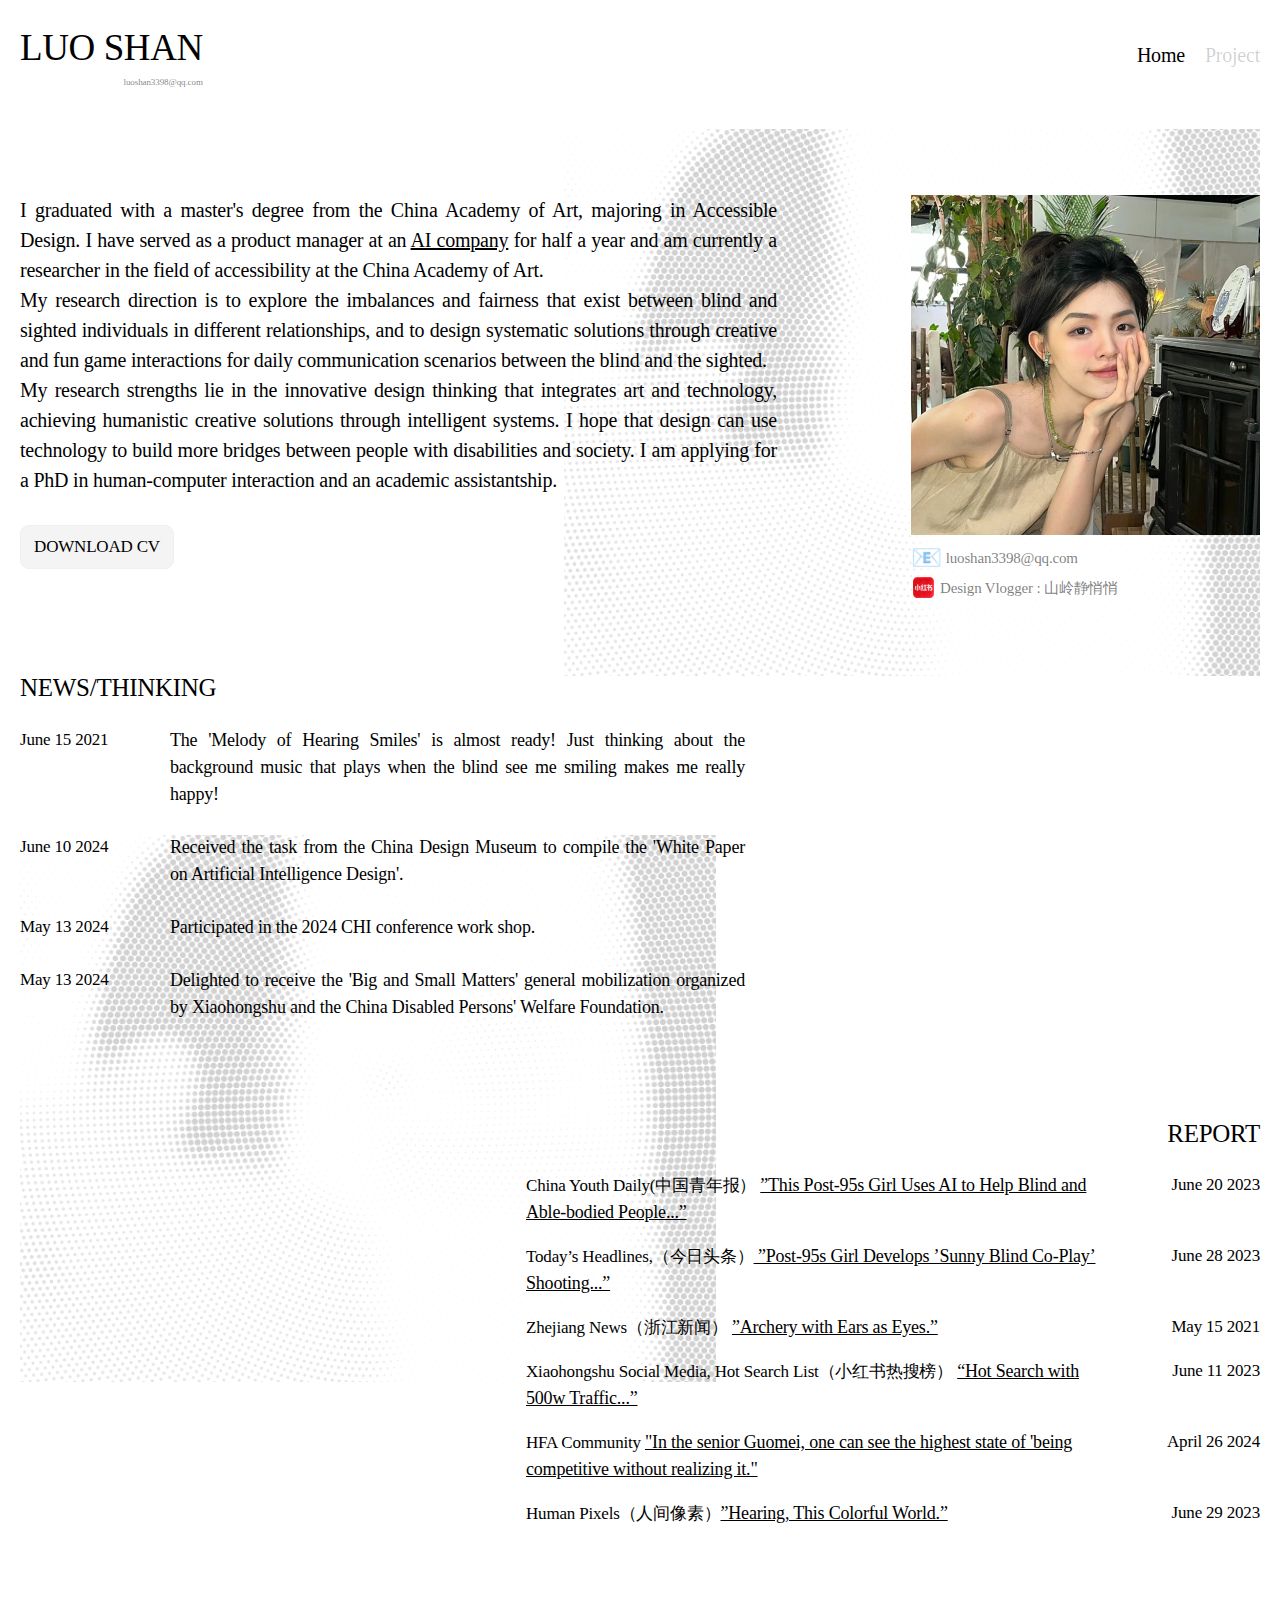
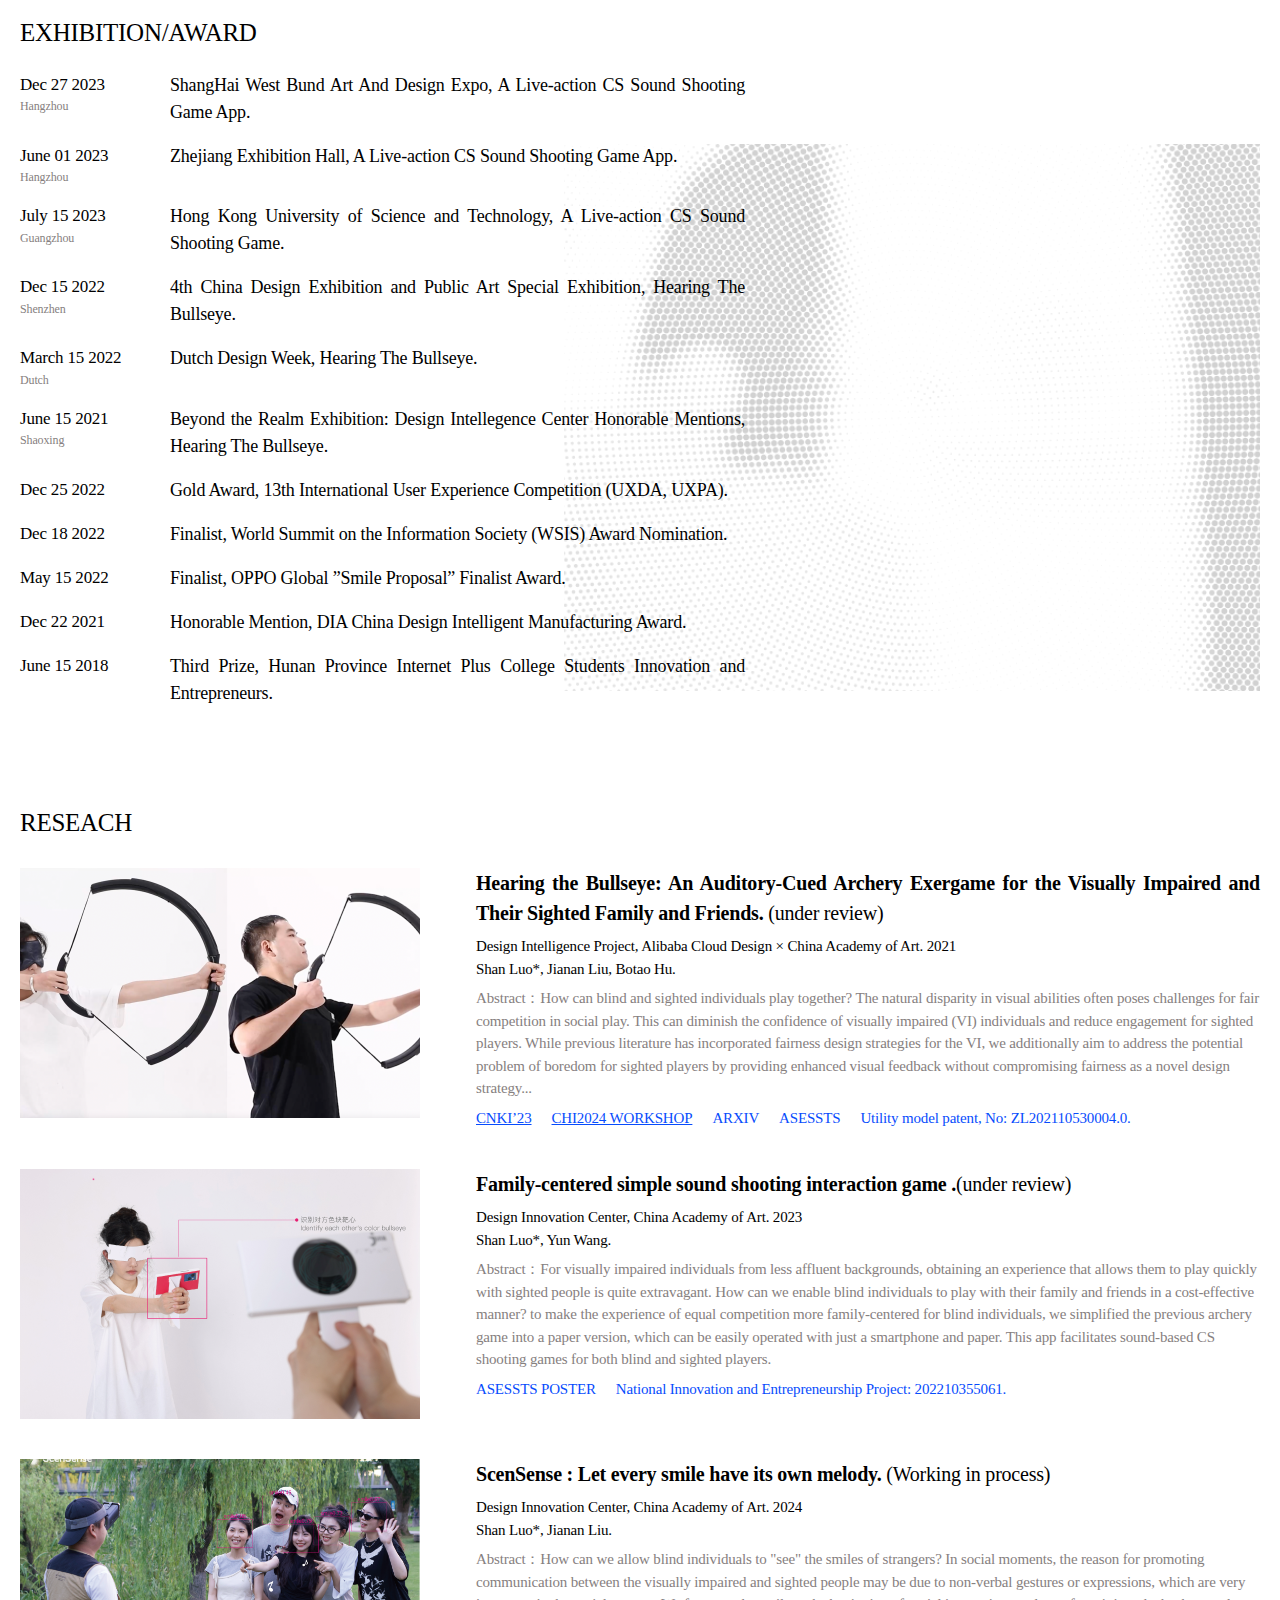
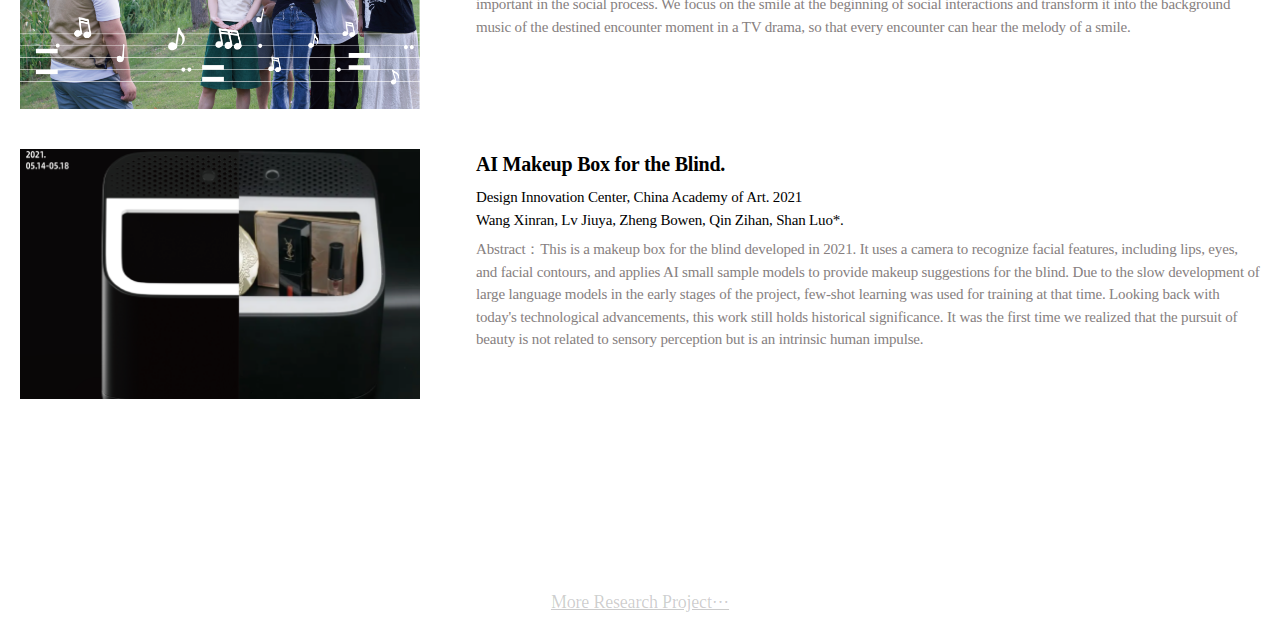
<file: index.html>
<!DOCTYPE html>
<html lang="en">

<head>
    <meta charset="UTF-8">
    <meta name="viewport" content="width=device-width, initial-scale=1.0">
    <title>Luoshan's homepage</title>
    <link rel="stylesheet" href="./css/common.css">
    <link rel="stylesheet" href="./css/header.css">
    <link rel="stylesheet" href="./css/index.css">
</head>

<body>
    <!-- <script src="https://unpkg.com/vue@3/dist/vue.global.js"></script> -->
    <script src="./js/vue.global.js"></script>

    <div id="app">
        <div class="main">
            <!-- 菜单 -->
            <div class="header">
                <div class="header-left">
                    <div class="header-name">
                        LUO SHAN
                    </div>
                    <div class="header-email">
                        luoshan3398@qq.com
                    </div>
                </div>
                <div class="header-right">
                    <div @click="goToPage('./index.html')" class="header-menu select">
                        Home
                    </div>
                    <div @click="goToPage('./project.html')" class="header-menu ">
                        Project
                    </div>
                </div>


            </div>
            <!-- 主体内容 -->
            <div class="main-body">
                <div class="main-body-1">
                    <img class="bg" src="./image/bg/index-bg-1.png" alt="">
                    <div class="inner">
                        <div class="inner-left">
                            <div class="text">
                                I graduated with a master's degree from the China Academy of Art, majoring in Accessible
                                Design. I have served as a product manager at an <a href="https://www.mindos.com/"> AI
                                    company</a> for half a year and am
                                currently a researcher in the field of accessibility at the China Academy of Art. <br>My
                                research direction is to explore the imbalances and fairness that exist between blind
                                and sighted individuals in different relationships, and to design systematic solutions
                                through creative and fun game interactions for daily communication scenarios between the
                                blind and the sighted. <br>My research strengths lie in the innovative design thinking
                                that
                                integrates art and technology, achieving humanistic creative solutions through
                                intelligent systems. I hope that design can use technology to build more bridges between
                                people with disabilities and society. I am applying for a PhD in human-computer
                                interaction and an academic assistantship.
                            </div>
                            <div class="btn-grey">
                                <a href="./file/luoshan CV.pdf" download="luoshan CV.pdf">
                                    DOWNLOAD CV

                                </a>
                            </div>

                        </div>
                        <div class="inner-right">
                            <img style="height: 340px;width: 349px;z-index: 99;" src="./image/index/1.png" alt="">
                            <div class="info"><span class="text-icon" style="margin-right: 4px;">📧</span>
                                luoshan3398@qq.com</div>
                            <div class="info"><img style="margin-left:2px;margin-right: 6px; height: 21px;width: 21px;"
                                    src="./image/index/redbook.png" alt="">Design
                                Vlogger : 山岭静悄悄</div>

                        </div>
                    </div>

                </div>
                <div class="main-body-2">
                    <!-- <img class="bg" src="./image/bg/index-bg-1.png" alt=""> -->
                    <div class="body-title">NEWS/THINKING</div>
                    <div class="body-list">
                        <div class="body-list-item">
                            <div class="time">June 15 2021</div>
                            <div class="desc">The 'Melody of Hearing Smiles' is almost ready! Just thinking about the
                                background music that plays when the blind see me smiling makes me really happy!</div>
                        </div>
                        <div class="body-list-item">
                            <div class="time">June 10 2024</div>
                            <div class="desc">Received the task from the China Design Museum to compile the 'White Paper
                                on Artificial Intelligence Design'.</div>
                        </div>
                        <div class="body-list-item">
                            <div class="time">May 13 2024</div>
                            <div class="desc">Participated in the 2024 CHI conference work shop.</div>

                        </div>
                        <div class="body-list-item">
                            <div class="time">May 13 2024</div>
                            <div class="desc">Delighted to receive the 'Big and Small Matters' general mobilization
                                organized by Xiaohongshu and the China Disabled Persons' Welfare Foundation.</div>

                        </div>
                    </div>

                </div>
                <div class="main-body-3">
                    <img class="bg" src="./image/bg/index-bg-1.png" alt="">
                    <div class="body-title">REPORT</div>
                    <div class="body-list">
                        <div class="body-list-item">
                            <div class="desc">China Youth Daily(中国青年报） <a target="_blank"
                                    href="https://s.cyol.com/shuzibao/cmsfile/cms_json/zqzx/Newspaper/2/2023-06-20/Content/nw.D110000zgqnb_20230620_1-08.html?isshow=1">”This
                                    Post-95s Girl Uses AI to Help Blind and
                                    Able-bodied People...”</a></div>

                            <div class="time">June 20 2023</div>

                        </div>
                        <div class="body-list-item">
                            <div class="desc">Today’s Headlines,（今日头条）<a target="_blank"
                                    href="https://www.toutiao.com/article/7249684534952952320/?app=news_article&timestamp=1687951975&use_new_style=1&req_id=20230628193255777F96E3F27C4E0FE387&group_id=7249684534952952320&wxshare_count=3&tt_from=weixin&utm_source=weixin&utm_medium=toutiao_android&utm_campaign=client_share&share_token=a0d4e26a-3215-4811-8199-16e9402c372d&source=m_redirect&wid=1719184658167">
                                    ”Post-95s Girl Develops ’Sunny Blind Co-Play’
                                    Shooting...”</a></div>
                            <div class="time">June 28 2023</div>

                        </div>
                        <div class="body-list-item">
                            <div class="desc">Zhejiang News（浙江新闻） <a target="_blank"
                                    href="https://s.cyol.com/shuzibao/cmsfile/cms_json/zqzx/Newspaper/2/2023-06-20/Content/nw.D110000zgqnb_20230620_1-08.html?isshow=1">”Archery
                                    with Ears as Eyes.”</a></div>
                            <div class="time">May 15 2021</div>

                        </div>
                        <div class="body-list-item">
                            <div class="desc">Xiaohongshu Social Media, Hot Search List（小红书热搜榜） <a target="_blank"
                                    href="https://www.xiaohongshu.com/explore/64855bd300000000130330ad?app_platform=ios&app_version=8.40&share_from_user_hidden=true&xsec_source=app_share&type=normal&xsec_token=CBwX-o9AkgjIDgN4HS705HuxGSShm5nMUuf92LZBUcnek=&author_share=1&xhsshare=CopyLink&shareRedId=N0c6MTQ-ST43OEdHOjgzPUs6Ojk6PUxO&apptime=1718987239&exSource=">“Hot
                                    Search with 500w Traffic...”</a></div>
                            <div class="time">June 11 2023</div>

                        </div>
                        <div class="body-list-item">
                            <div class="desc">HFA Community <a target="_blank"
                                    href="https://mp.weixin.qq.com/s/t0VBd2m6I4VosQXeeebcFQ">"In the senior Guomei, one
                                    can see the highest state of 'being competitive without realizing it."</a></div>
                            <div class="time">April 26 2024</div>

                        </div>
                        <div class="body-list-item">
                            <div class="desc">Human Pixels（人间像素）<a target="_blank" href="">”Hearing, This Colorful
                                    World.”</a></div>
                            <div class="time">June 29 2023</div>

                        </div>

                    </div>

                </div>
                <div class="main-body-4">
                    <img class="bg" src="./image/bg/index-bg-1.png" alt="">

                    <div class="body-title">EXHIBITION/AWARD</div>
                    <div class="body-list">
                        <div class="body-list-item">
                            <div class="time">Dec 27 2023
                                <div class="where">Hangzhou</div>

                            </div>
                            <div class="desc">ShangHai West Bund Art And Design Expo, A Live-action CS Sound Shooting
                                Game App.</div>
                        </div>

                        <div class="body-list-item">
                            <div class="time">June 01 2023
                                <div class="where">Hangzhou</div>

                            </div>
                            <div class="desc">Zhejiang Exhibition Hall, A Live-action CS Sound Shooting Game App.</div>
                        </div>

                        <div class="body-list-item">
                            <div class="time">July 15 2023
                                <div class="where">Guangzhou</div>

                            </div>
                            <div class="desc">Hong Kong University of Science and Technology, A Live-action CS Sound
                                Shooting Game.</div>
                        </div>

                        <div class="body-list-item">
                            <div class="time">Dec 15 2022
                                <div class="where">Shenzhen</div>

                            </div>
                            <div class="desc">4th China Design Exhibition and Public Art Special Exhibition, Hearing The
                                Bullseye.</div>
                        </div>

                        <div class="body-list-item">
                            <div class="time">March 15 2022
                                <div class="where">Dutch</div>
                            </div>
                            <div class="desc">Dutch Design Week, Hearing The Bullseye.</div>
                        </div>

                        <div class="body-list-item">
                            <div class="time">June 15 2021
                                <div class="where">Shaoxing</div>

                            </div>
                            <div class="desc">Beyond the Realm Exhibition: Design Intellegence Center Honorable
                                Mentions, Hearing The Bullseye.</div>
                        </div>

                        <div class="body-list-item">
                            <div class="time">Dec 25 2022
                            </div>
                            <div class="desc">Gold Award, 13th International User Experience Competition (UXDA, UXPA).
                            </div>
                        </div>

                        <div class="body-list-item">
                            <div class="time">Dec 18 2022
                            </div>
                            <div class="desc">Finalist, World Summit on the Information Society (WSIS) Award Nomination.
                            </div>
                        </div>

                        <div class="body-list-item">
                            <div class="time">May 15 2022
                            </div>
                            <div class="desc">Finalist, OPPO Global ”Smile Proposal” Finalist Award.</div>
                        </div>

                        <div class="body-list-item">
                            <div class="time">Dec 22 2021
                            </div>
                            <div class="desc">Honorable Mention, DIA China Design Intelligent Manufacturing Award.</div>
                        </div>

                        <div class="body-list-item">
                            <div class="time">June 15 2018
                            </div>
                            <div class="desc">Third Prize, Hunan Province Internet Plus College Students Innovation and
                                Entrepreneurs.</div>
                        </div>



                    </div>

                </div>
                <div class="research-box">
                    <div class="title">RESEACH</div>
                    <div class="research-list">
                        <div class="research-list-item">
                            <div class="research-list-img">

                                <img @click="goToPage('./detail.html?ProjectId=1')" style="width: 400px;height: 250px;"
                                    src="./image/index/research-7.png" alt="">

                            </div>
                            <div class="research-list-contant">
                                <div class="contant-title">Hearing the Bullseye: An Auditory-Cued Archery Exergame for
                                    the Visually Impaired and Their Sighted Family and Friends. <span
                                        class="title-grey">(under review)</span></div>
                                <div class="from">Design Intelligence Project, Alibaba Cloud Design × China Academy of
                                    Art. 2021</div>

                                <div class="author">Shan Luo*, Jianan Liu, Botao Hu.</div>
                                <div class="desc">Abstract：How can blind and sighted individuals play together? The
                                    natural disparity in visual abilities often poses challenges for fair competition in
                                    social play. This can diminish the confidence of visually impaired (VI) individuals
                                    and reduce engagement for sighted players. While previous literature has
                                    incorporated fairness design strategies for the VI, we additionally aim to address
                                    the potential problem of boredom for sighted players by providing enhanced visual
                                    feedback without compromising fairness as a novel design strategy...
                                </div>
                                <div class="link-btn">
                                    <a target="_blank"
                                        href="https://www.cnki.net/KCMS/detail/detail.aspx?dbcode=CMFD&dbname=CMFDTEMP&filename=1023869142.nh&uniplatform=OVERSEA&v=ws4K4XfH7_3EKQErgk0w19O6LURW8xiJxrVEQZiMEFOJ5ccIRNY3W0DLuGQ7zwo7">CNKI’23</a>
                                    <a target="_blank"
                                        href="https://programs.sigchi.org/chi/2024/program/session/155687">CHI2024
                                        WORKSHOP</a>
                                    <div class="link-btn-item">ARXIV</div>
                                    <div class="link-btn-item">ASESSTS</div>
                                    <div class="link-text">Utility model patent, No: ZL202110530004.0.</div>

                                </div>
                            </div>
                        </div>
                        <div class="research-list-item">
                            <div class="research-list-img">
                                <img @click="goToPage('./detail.html?ProjectId=2')" style="width: 400px;height: 250px;" src="./image/index/research-4.png" alt="">

                            </div>
                            <div class="research-list-contant">
                                <div class="contant-title">Family-centered simple sound shooting interaction game .<span
                                        class="title-grey">(under review)</span></div>
                                <div class="from">Design Innovation Center, China Academy of Art. 2023</div>
                                <div class="author">Shan Luo*, Yun Wang.</div>
                                <div class="desc">Abstract：For visually impaired individuals from less affluent
                                    backgrounds, obtaining an experience that allows them to play quickly with sighted
                                    people is quite extravagant. How can we enable blind individuals to play with their
                                    family and friends in a cost-effective manner? to make the experience of equal
                                    competition more family-centered for blind individuals, we simplified the previous
                                    archery game into a paper version, which can be easily operated with just a
                                    smartphone and paper. This app facilitates sound-based CS shooting games for both
                                    blind and sighted players.
                                </div>
                                <div class="link-btn">
                                    <div class="link-btn-item">ASESSTS POSTER</div>
                                    <div class="link-text">National Innovation and Entrepreneurship Project:
                                        202210355061.</div>


                                </div>
                            </div>
                        </div>
                        <div class="research-list-item">
                            <div class="research-list-img">
                                <img @click="goToPage('./detail.html?ProjectId=4')" style="width: 400px;height: 250px;" src="./image/index/research-5.png" alt="">

                            </div>
                            <div class="research-list-contant">
                                <div class="contant-title">ScenSense : Let every smile have its own melody.<span
                                        class="title-grey"> (Working in process)</span></div>
                                <div class="from">Design Innovation Center, China Academy of Art. 2024</div>
                                <div class="author">Shan Luo*, Jianan Liu.</div>
                                <div class="desc">Abstract：How can we allow blind individuals to "see" the smiles of
                                    strangers? In social moments, the reason for promoting communication between the
                                    visually impaired and sighted people may be due to non-verbal gestures or
                                    expressions, which are very important in the social process. We focus on the smile
                                    at the beginning of social interactions and transform it into the background music
                                    of the destined encounter moment in a TV drama, so that every encounter can hear the
                                    melody of a smile.
                                </div>

                            </div>
                        </div>
                        <div class="research-list-item">
                            <div class="research-list-img">
                                <img @click="goToPage('./detail.html?ProjectId=3')" style="width: 400px;height: 250px;" src="./image/index/research-6.png" alt="">

                            </div>
                            <div class="research-list-contant">
                                <div class="contant-title">AI Makeup Box for the Blind.</div>
                                <div class="from">Design Innovation Center, China Academy of Art. 2021</div>
                                <div class="author">Wang Xinran, Lv Jiuya, Zheng Bowen, Qin Zihan, Shan Luo*.</div>
                                <div class="desc">Abstract：This is a makeup box for the blind developed in 2021. It uses
                                    a camera to recognize facial features, including lips, eyes, and facial contours,
                                    and applies AI small sample models to provide makeup suggestions for the blind. Due
                                    to the slow development of large language models in the early stages of the project,
                                    few-shot learning was used for training at that time. Looking back with today's
                                    technological advancements, this work still holds historical significance. It was
                                    the first time we realized that the pursuit of beauty is not related to sensory
                                    perception but is an intrinsic human impulse.
                                </div>

                            </div>
                        </div>
                    </div>
                    <div @click="goToPage('./project.html')" class="more-btn">More Research Project···</div>

                </div>

            </div>


        </div>

    </div>

    <script>
        const { createApp, ref } = Vue

        createApp({
            setup() {
                const goToPage = (path) => {
                    // if (path === '/') {
                    //     window.location.href = window.location.origin
                    // } else {
                    //     window.location.href = path + '.html'

                    // }
                    window.location.href = path
                }
                return {
                    goToPage
                }
            }
        }).mount('#app')
    </script>

</body>

</html>
</file>
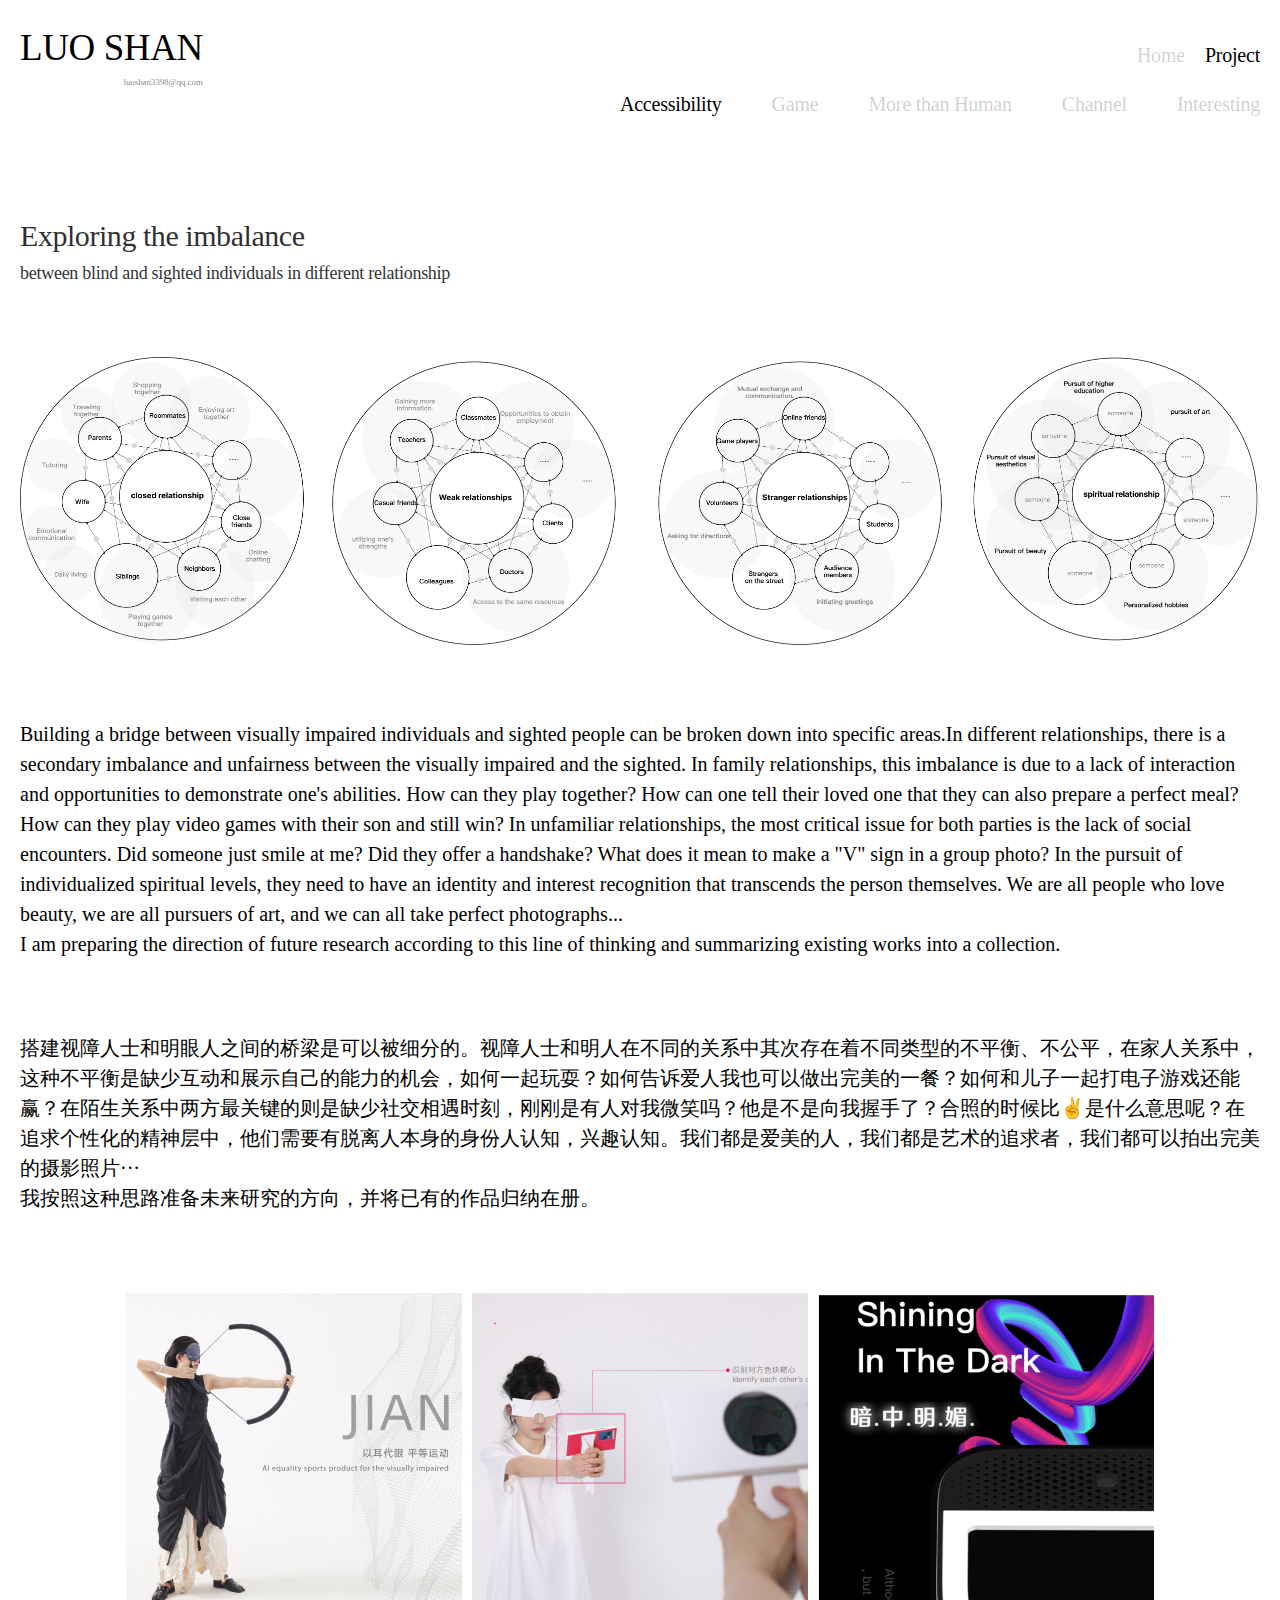
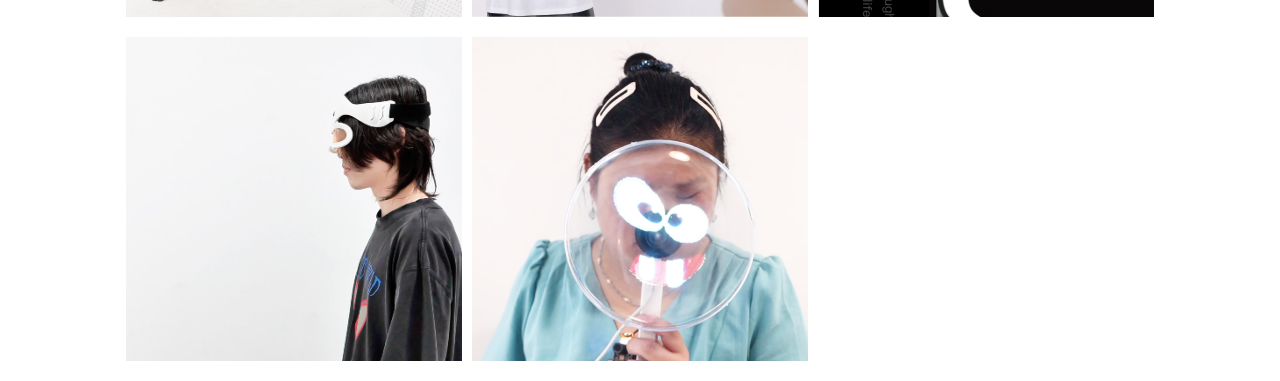
<file: accessibility.html>
<!DOCTYPE html>
<html lang="en">

<head>
  <meta charset="UTF-8" />
  <meta name="viewport" content="width=device-width, initial-scale=1.0" />
  <title>Luoshan's homepage</title>
  <link rel="stylesheet" href="./css/common.css" />
  <link rel="stylesheet" href="./css/header.css" />
  <link rel="stylesheet" href="./css/accessibility.css" />
</head>

<body>
  <!-- <script src="https://unpkg.com/vue@3/dist/vue.global.js"></script> -->
  <script src="./js/vue.global.js"></script>
  <script src="./js/projectInfo.js"></script>

  <div id="app">
    <div class="main">
      <!-- 菜单 -->
      <div class="header">
        <div class="header-left">
          <div class="header-name">LUO SHAN</div>
          <div class="header-email">luoshan3398@qq.com</div>
        </div>
        <div class="header-right">
          <div @click="goToPage('./index.html')" class="header-menu">
            Home
          </div>
          <div @click="goToPage('./project.html')" class="header-menu select">
            Project
          </div>
        </div>
      </div>
      <!-- 二级菜单 -->
      <div class="nav-menu">
        <div @click="goToPage('./accessibility.html')" class="nav-menu-item select">Accessibility</div>
        <div @click="goToPage('./game.html')" class="nav-menu-item">Game</div>
        <div @click="goToPage('./more-than-human.html')" class="nav-menu-item">More than Human</div>
        <div @click="goToPage('./channel.html')" class="nav-menu-item">Channel</div>
        <div @click="goToPage('./interesting.html')" class="nav-menu-item">Interesting</div>
      </div>
      <!-- 主体内容 -->
      <div class="main-body">
        <div class="main-body-title">Exploring the imbalance</div>
        <div class="main-body-title-mini">
          between blind and sighted individuals in different relationship
        </div>
        <img src="./image/people/people-1.png" style="width: 100%;margin: 74px 0px;">
        <div class="main-body-desc">
          Building a bridge between visually impaired individuals and sighted people can be broken down into specific
          areas.In different relationships, there is a secondary imbalance and unfairness between the visually impaired
          and the sighted. In family relationships, this imbalance is due to a lack of interaction and opportunities to
          demonstrate one's abilities. How can they play together? How can one tell their loved one that they can also
          prepare a perfect meal? How can they play video games with their son and still win? In unfamiliar
          relationships, the most critical issue for both parties is the lack of social encounters. Did someone just
          smile at me? Did they offer a handshake? What does it mean to make a "V" sign in a group photo? In the pursuit
          of individualized spiritual levels, they need to have an identity and interest recognition that transcends the
          person themselves. We are all people who love beauty, we are all pursuers of art, and we can all take perfect
          photographs...
          <br>I am preparing the direction of future research according to this line of thinking and summarizing
          existing works into a collection.
        </div>

        <div class="main-body-desc-ch" style="margin-top: 74px;">
          搭建视障人士和明眼人之间的桥梁是可以被细分的。视障人士和明人在不同的关系中其次存在着不同类型的不平衡、不公平，在家人关系中，这种不平衡是缺少互动和展示自己的能力的机会，如何一起玩耍？如何告诉爱人我也可以做出完美的一餐？如何和儿子一起打电子游戏还能赢？在陌生关系中两方最关键的则是缺少社交相遇时刻，刚刚是有人对我微笑吗？他是不是向我握手了？合照的时候比✌️是什么意思呢？在追求个性化的精神层中，他们需要有脱离人本身的身份人认知，兴趣认知。我们都是爱美的人，我们都是艺术的追求者，我们都可以拍出完美的摄影照片···
          <br>我按照这种思路准备未来研究的方向，并将已有的作品归纳在册。
        </div>

        <div class="project-img-box">
          <template v-for="(project, index) in sortedProjects" :key="project.id">
            <img 
              @click="goToPage('./detail.html?ProjectId=' + project.id)" 
              :class="'img-size-' + ((index % 3) + 1)"
              :src="project.coverImage" 
              alt="">
          </template>
          <div v-for="n in emptyCells" :key="'empty-'+n" class="img-size-3"></div>
        </div>
      </div>
    </div>
  </div>

  <script>
    const { createApp, ref, computed } = Vue;

    createApp({
      setup() {
        const projects = ref(Object.values(projectInfoData).filter(p => p.category === 'Accessibility'));

        const sortedProjects = computed(() => {
          return [...projects.value].sort((a, b) => {
            return (a.sortOrder || 0) - (b.sortOrder || 0);
          });
        });

        const emptyCells = computed(() => {
          const len = sortedProjects.value.length;
          const remainder = len % 3;
          return remainder === 0 ? 0 : 3 - remainder;
        });

        const goToPage = (path) => {
          window.location.href = path;
        };
        return {
          goToPage,
          sortedProjects,
          emptyCells
        };
      },
    }).mount("#app");
  </script>
<script src="./js/resize.js"></script></body>

</html>
</file>
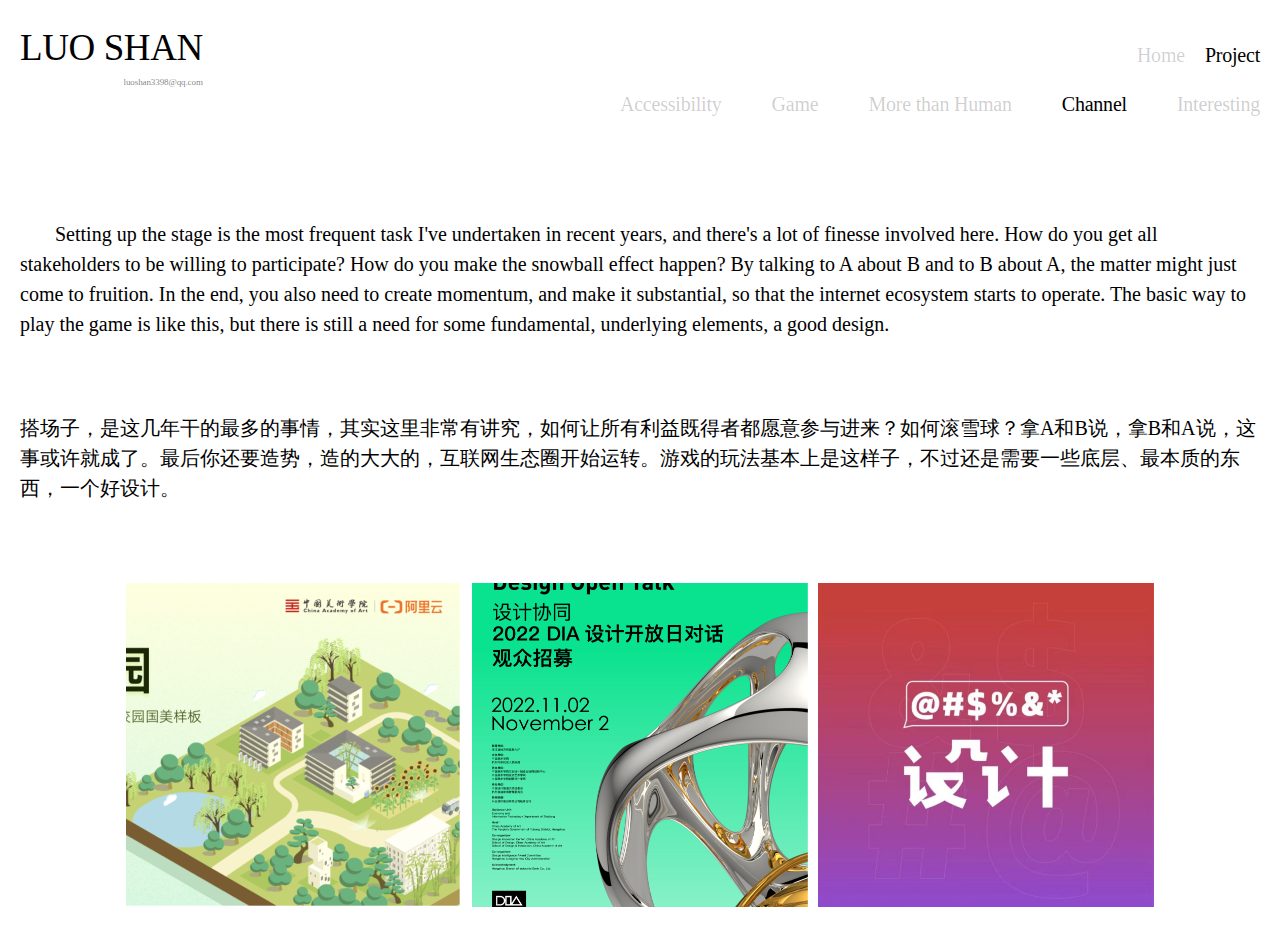
<file: channel.html>
<!DOCTYPE html>
<html lang="en">

<head>
  <meta charset="UTF-8" />
  <meta name="viewport" content="width=device-width, initial-scale=1.0" />
  <title>Luoshan's homepage</title>
  <link rel="stylesheet" href="./css/common.css" />
  <link rel="stylesheet" href="./css/header.css" />
  <link rel="stylesheet" href="./css/channel.css" />
</head>

<body>
  <!-- <script src="https://unpkg.com/vue@3/dist/vue.global.js"></script> -->
  <script src="./js/vue.global.js"></script>
  <script src="./js/projectInfo.js"></script>

  <div id="app">
    <div class="main">
      <!-- 菜单 -->
      <div class="header">
        <div class="header-left">
          <div class="header-name">LUO SHAN</div>
          <div class="header-email">luoshan3398@qq.com</div>
        </div>
        <div class="header-right">
          <div @click="goToPage('./index.html')" class="header-menu">
            Home
          </div>
          <div @click="goToPage('./project.html')" class="header-menu select">
            Project
          </div>
        </div>
      </div>
      <!-- 二级菜单 -->
      <div class="nav-menu">
        <div @click="goToPage('./accessibility.html')" class="nav-menu-item">Accessibility</div>
        <div @click="goToPage('./game.html')" class="nav-menu-item">Game</div>
        <div @click="goToPage('./more-than-human.html')" class="nav-menu-item">More than Human</div>
        <div @click="goToPage('./channel.html')" class="nav-menu-item select">Channel</div>
        <div @click="goToPage('./interesting.html')" class="nav-menu-item">Interesting</div>
      </div>
      <!-- 主体内容 -->
      <div class="main-body">
        <div class="main-body-desc">
          &nbsp;&nbsp;&nbsp;&nbsp;&nbsp;&nbsp;&nbsp;Setting up the stage is
          the most frequent task I've undertaken in recent years, and there's
          a lot of finesse involved here. How do you get all stakeholders to
          be willing to participate? How do you make the snowball effect
          happen? By talking to A about B and to B about A, the matter might
          just come to fruition. In the end, you also need to create momentum,
          and make it substantial, so that the internet ecosystem starts to
          operate. The basic way to play the game is like this, but there is
          still a need for some fundamental, underlying elements, a good
          design.
        </div>

        <div class="main-body-desc-ch" style="margin-top: 74px">
          搭场子，是这几年干的最多的事情，其实这里非常有讲究，如何让所有利益既得者都愿意参与进来？如何滚雪球？拿A和B说，拿B和A说，这事或许就成了。最后你还要造势，造的大大的，互联网生态圈开始运转。游戏的玩法基本上是这样子，不过还是需要一些底层、最本质的东西，一个好设计。
        </div>


        <div class="project-img-box">
          <template v-for="(project, index) in sortedProjects" :key="project.id">
            <img 
              @click="goToPage('./detail.html?ProjectId=' + project.id)" 
              :class="'img-size-' + ((index % 3) + 1)"
              :src="project.coverImage" 
              alt="">
          </template>
          <div v-for="n in emptyCells" :key="'empty-'+n" class="img-size-3"></div>
        </div>
      </div>
    </div>
  </div>

  <script>
    const { createApp, ref, computed } = Vue;

    createApp({
      setup() {
        const projects = ref(Object.values(projectInfoData).filter(p => p.category === 'Channel'));

        const sortedProjects = computed(() => {
          return [...projects.value].sort((a, b) => {
            return (a.sortOrder || 0) - (b.sortOrder || 0);
          });
        });

        const emptyCells = computed(() => {
          const len = sortedProjects.value.length;
          const remainder = len % 3;
          return remainder === 0 ? 0 : 3 - remainder;
        });

        const goToPage = (path) => {
          window.location.href = path;
        };
        return {
          goToPage,
          sortedProjects,
          emptyCells
        };
      },
    }).mount("#app");
  </script>
<script src="./js/resize.js"></script></body>

</html>
</file>
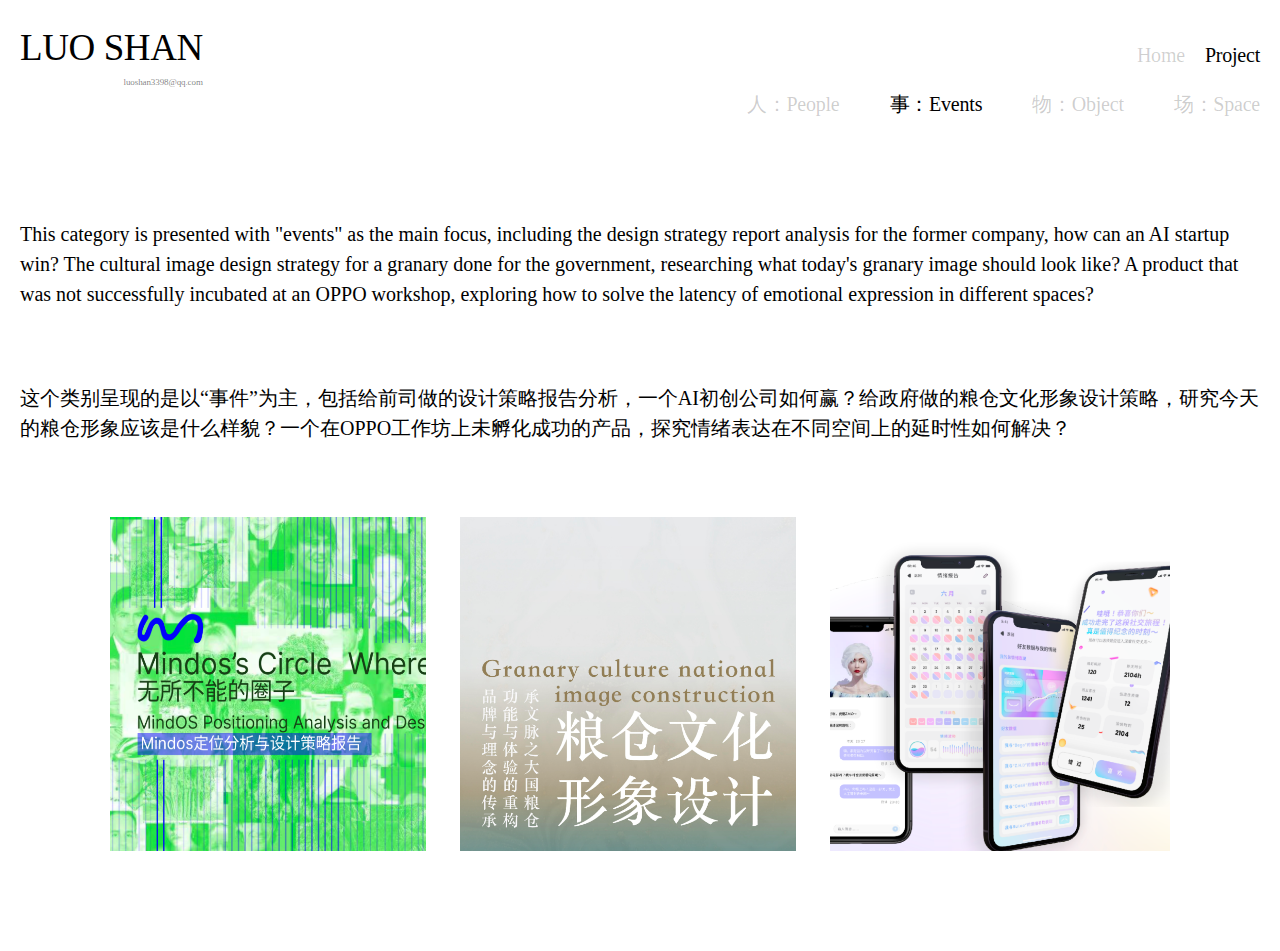
<file: events.html>
<!DOCTYPE html>
<html lang="en">
  <head>
    <meta charset="UTF-8" />
    <meta name="viewport" content="width=device-width, initial-scale=1.0" />
    <title>Document</title>
    <link rel="stylesheet" href="./css/common.css" />
    <link rel="stylesheet" href="./css/header.css" />
    <link rel="stylesheet" href="./css/events.css" />
  </head>

  <body>
    <!-- <script src="https://unpkg.com/vue@3/dist/vue.global.js"></script> -->
    <script src="./js/vue.global.js"></script>

    <div id="app">
      <div class="main">
        <!-- 菜单 -->
        <div class="header">
          <div class="header-left">
            <div class="header-name">LUO SHAN</div>
            <div class="header-email">luoshan3398@qq.com</div>
          </div>
          <div class="header-right">
            <div @click="goToPage('./index.html')" class="header-menu">
              Home
            </div>
            <div @click="goToPage('./project.html')" class="header-menu select">
              Project
            </div>
          </div>
        </div>
        <!-- 二级菜单 -->
        <div class="nav-menu">
          <div @click="goToPage('./people.html')" class="nav-menu-item">
            人：People
          </div>
          <div @click="goToPage('./events.html')" class="nav-menu-item select">
            事：Events
          </div>
          <div @click="goToPage('./object.html')" class="nav-menu-item">
            物：Object
          </div>
          <div @click="goToPage('./space.html')" class="nav-menu-item">
            场：Space
          </div>
        </div>
        <!-- 主体内容 -->
        <div class="main-body">
          <div class="main-body-desc">
            This category is presented
            with "events" as the main focus, including the design strategy
            report analysis for the former company, how can an AI startup win?
            The cultural image design strategy for a granary done for the
            government, researching what today's granary image should look like?
            A product that was not successfully incubated at an OPPO workshop,
            exploring how to solve the latency of emotional expression in
            different spaces?
          </div>

          <div class="main-body-desc-ch" style="margin-top: 74px">
           这个类别呈现的是以“事件”为主，包括给前司做的设计策略报告分析，一个AI初创公司如何赢？给政府做的粮仓文化形象设计策略，研究今天的粮仓形象应该是什么样貌？一个在OPPO工作坊上未孵化成功的产品，探究情绪表达在不同空间上的延时性如何解决？
          </div>

          <div class="project-img-box">
            <img
              class="img-size-1"
              src="./image/project/project-5.png"
              alt=""
              @click="goToPage('./detail.html?ProjectId=5')"

            />
            <img
              class="img-size-2"
              src="./image/project/project-6.png"
              alt=""
              @click="goToPage('./detail.html?ProjectId=6')"

            />
            <img
              class="img-size-3"
              src="./image/project/project-9.png"
              @click="goToPage('./detail.html?ProjectId=7')"

              alt=""
            />
          </div>
        </div>
      </div>
    </div>

    <script>
      const { createApp, ref } = Vue;

      createApp({
        setup() {
          const goToPage = (path) => {
            // if (path === '/') {
            //     window.location.href = window.location.origin
            // } else {
            //     window.location.href = path + '.html'

            // }
            window.location.href = path;
          };
          return {
            goToPage,
          };
        },
      }).mount("#app");
    </script>
  </body>
</html>
</file>
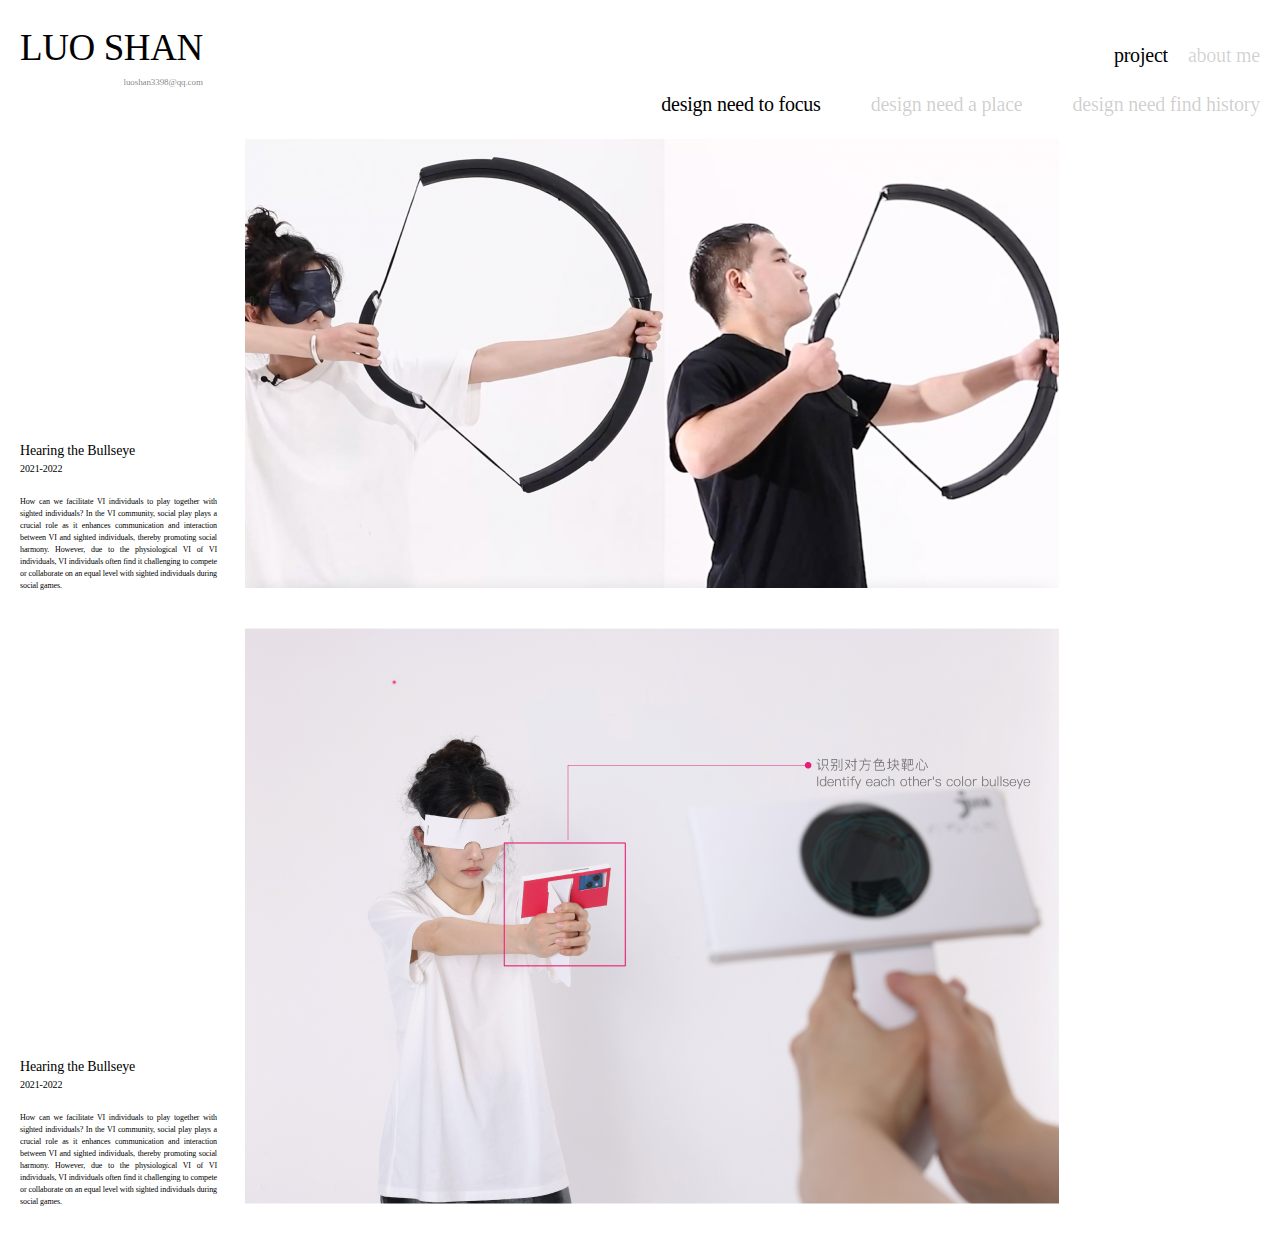
<file: focus.html>
<!DOCTYPE html>
<html lang="en">

<head>
    <meta charset="UTF-8">
    <meta name="viewport" content="width=device-width, initial-scale=1.0">
    <title>Luoshan's homepage</title>
    <link rel="stylesheet" href="./css/common.css">
    <link rel="stylesheet" href="./css/header.css">
    <link rel="stylesheet" href="./css/focus.css">
</head>

<body>
    <!-- <script src="https://unpkg.com/vue@3/dist/vue.global.js"></script> -->
    <script src="./js/vue.global.js"></script>

    <div id="app">
        <div class="main">
            <!-- 菜单 -->
            <div class="header">
                <div class="header-left">
                    <div class="header-name">
                        LUO SHAN
                    </div>
                    <div class="header-email">
                        luoshan3398@qq.com
                    </div>
                </div>
                <div class="header-right">
                    <div @click="goToPage('/project')" class="header-menu select">
                        project
                    </div>
                    <div @click="goToPage('/')" class="header-menu ">
                        about me
                    </div>
                </div>


            </div>
            <!-- 二级菜单 -->
            <div class="nav-menu">
                <div @click="goToPage('/focus')" class="nav-menu-item select">design need to focus</div>
                <div class="nav-menu-item">design need a place</div>
                <div class="nav-menu-item">design need find history</div>
            </div>
            <!-- 主体内容 -->
            <div class="main-body">
                <div class="focus-list">
                    <div class="focus-list-item">

                        <div class="focus-list-item-left">
                            <div class="title">Hearing the Bullseye</div>
                            <div class="time">2021-2022</div>
                            <div class="desc">How can we facilitate VI individuals to play together with sighted
                                individuals? In the VI community, social play plays a crucial role as it enhances
                                communication and interaction between VI and sighted individuals, thereby promoting
                                social harmony. However, due to the physiological VI of VI individuals, VI individuals
                                often find it challenging to compete or collaborate on an equal level with sighted
                                individuals during social games.</div>
                        </div>
                        <div class="focus-list-item-right">
                            <img style="width: 100%;" src="./image/focus/focus-1.png" alt="">
                        </div>
                    </div>
                    <div class="focus-list-item">

                        <div class="focus-list-item-left">
                            <div class="title">Hearing the Bullseye</div>
                            <div class="time">2021-2022</div>
                            <div class="desc">How can we facilitate VI individuals to play together with sighted
                                individuals? In the VI community, social play plays a crucial role as it enhances
                                communication and interaction between VI and sighted individuals, thereby promoting
                                social harmony. However, due to the physiological VI of VI individuals, VI individuals
                                often find it challenging to compete or collaborate on an equal level with sighted
                                individuals during social games.</div>
                        </div>
                        <div class="focus-list-item-right">
                            <img style="width: 100%;" src="./image/focus/focus-2.png" alt="">
                        </div>
                    </div>
                </div>

            </div>

        </div>

    </div>

    <script>
        const { createApp, ref } = Vue

        createApp({
            setup() {
                const goToPage = (path) => {
                    // if (path === '/') {
                    //     window.location.href = window.location.origin
                    // } else {
                    //     window.location.href = path + '.html'

                    // }
                    window.location.href = path

                }
                return {
                    goToPage
                }
            }
        }).mount('#app')
    </script>

</body>

</html>
</file>
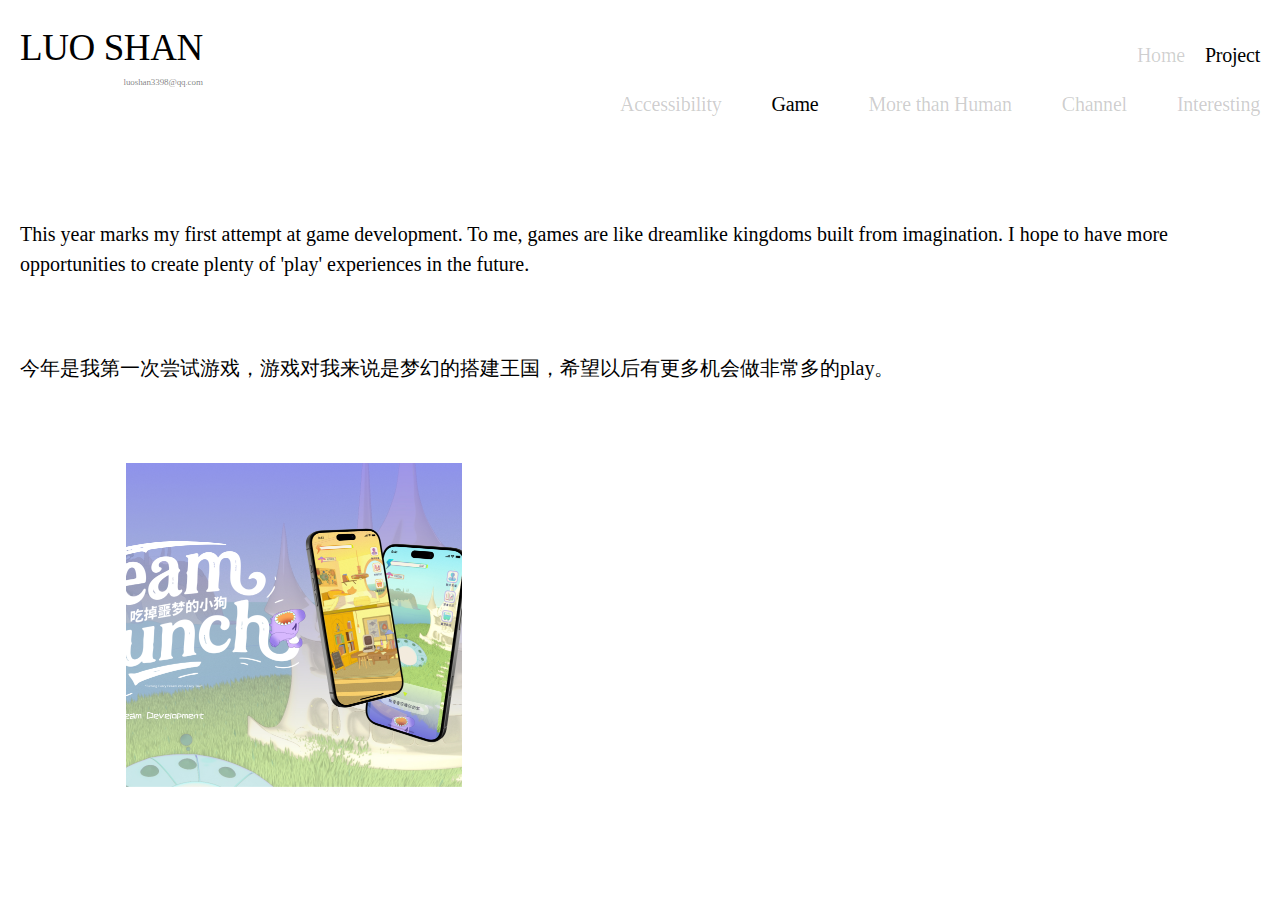
<file: game.html>
<!DOCTYPE html>
<html lang="en">

<head>
  <meta charset="UTF-8" />
  <meta name="viewport" content="width=device-width, initial-scale=1.0" />
  <title>Luoshan's homepage</title>
  <link rel="stylesheet" href="./css/common.css" />
  <link rel="stylesheet" href="./css/header.css" />
  <link rel="stylesheet" href="./css/game.css" />
</head>

<body>
  <!-- <script src="https://unpkg.com/vue@3/dist/vue.global.js"></script> -->
  <script src="./js/vue.global.js"></script>
  <script src="./js/projectInfo.js"></script>

  <div id="app">
    <div class="main">
      <!-- 菜单 -->
      <div class="header">
        <div class="header-left">
          <div class="header-name">LUO SHAN</div>
          <div class="header-email">luoshan3398@qq.com</div>
        </div>
        <div class="header-right">
          <div @click="goToPage('./index.html')" class="header-menu">
            Home
          </div>
          <div @click="goToPage('./project.html')" class="header-menu select">
            Project
          </div>
        </div>
      </div>
      <!-- 二级菜单 -->
      <div class="nav-menu">
        <div @click="goToPage('./accessibility.html')" class="nav-menu-item">Accessibility</div>
        <div @click="goToPage('./game.html')" class="nav-menu-item select">Game</div>
        <div @click="goToPage('./more-than-human.html')" class="nav-menu-item">More than Human</div>
        <div @click="goToPage('./channel.html')" class="nav-menu-item">Channel</div>
        <div @click="goToPage('./interesting.html')" class="nav-menu-item">Interesting</div>
      </div>
      <!-- 主体内容 -->
      <div class="main-body">
        <!-- <div class="main-body-title">Exploring the imbalance</div>
        <div class="main-body-title-mini">
          between blind and sighted individuals in different relationship
        </div> -->
        <div class="main-body-desc">
          This year marks my first attempt at game development. To me, games are like dreamlike kingdoms built from imagination. I hope to have more opportunities to create plenty of 'play' experiences in the future.
        </div>

        <div class="main-body-desc-ch" style="margin-top: 74px;">
          今年是我第一次尝试游戏，游戏对我来说是梦幻的搭建王国，希望以后有更多机会做非常多的play。
        </div>

        <div class="project-img-box">
          <template v-for="(project, index) in sortedProjects" :key="project.id">
            <img 
              @click="goToPage('./detail.html?ProjectId=' + project.id)" 
              :class="'img-size-' + ((index % 3) + 1)"
              :src="project.coverImage" 
              alt="">
          </template>
          <div v-for="n in emptyCells" :key="'empty-'+n" class="img-size-3"></div>
        </div>
      </div>
    </div>
  </div>

  <script>
    const { createApp, ref, computed } = Vue;

    createApp({
      setup() {
        const projects = ref(Object.values(projectInfoData).filter(p => p.category === 'Game'));

        const sortedProjects = computed(() => {
          return [...projects.value].sort((a, b) => {
            return (a.sortOrder || 0) - (b.sortOrder || 0);
          });
        });

        const emptyCells = computed(() => {
          const len = sortedProjects.value.length;
          const remainder = len % 3;
          return remainder === 0 ? 0 : 3 - remainder;
        });

        const goToPage = (path) => {
          window.location.href = path;
        };
        return {
          goToPage,
          sortedProjects,
          emptyCells
        };
      },
    }).mount("#app");
  </script>
<script src="./js/resize.js"></script></body>

</html>
</file>
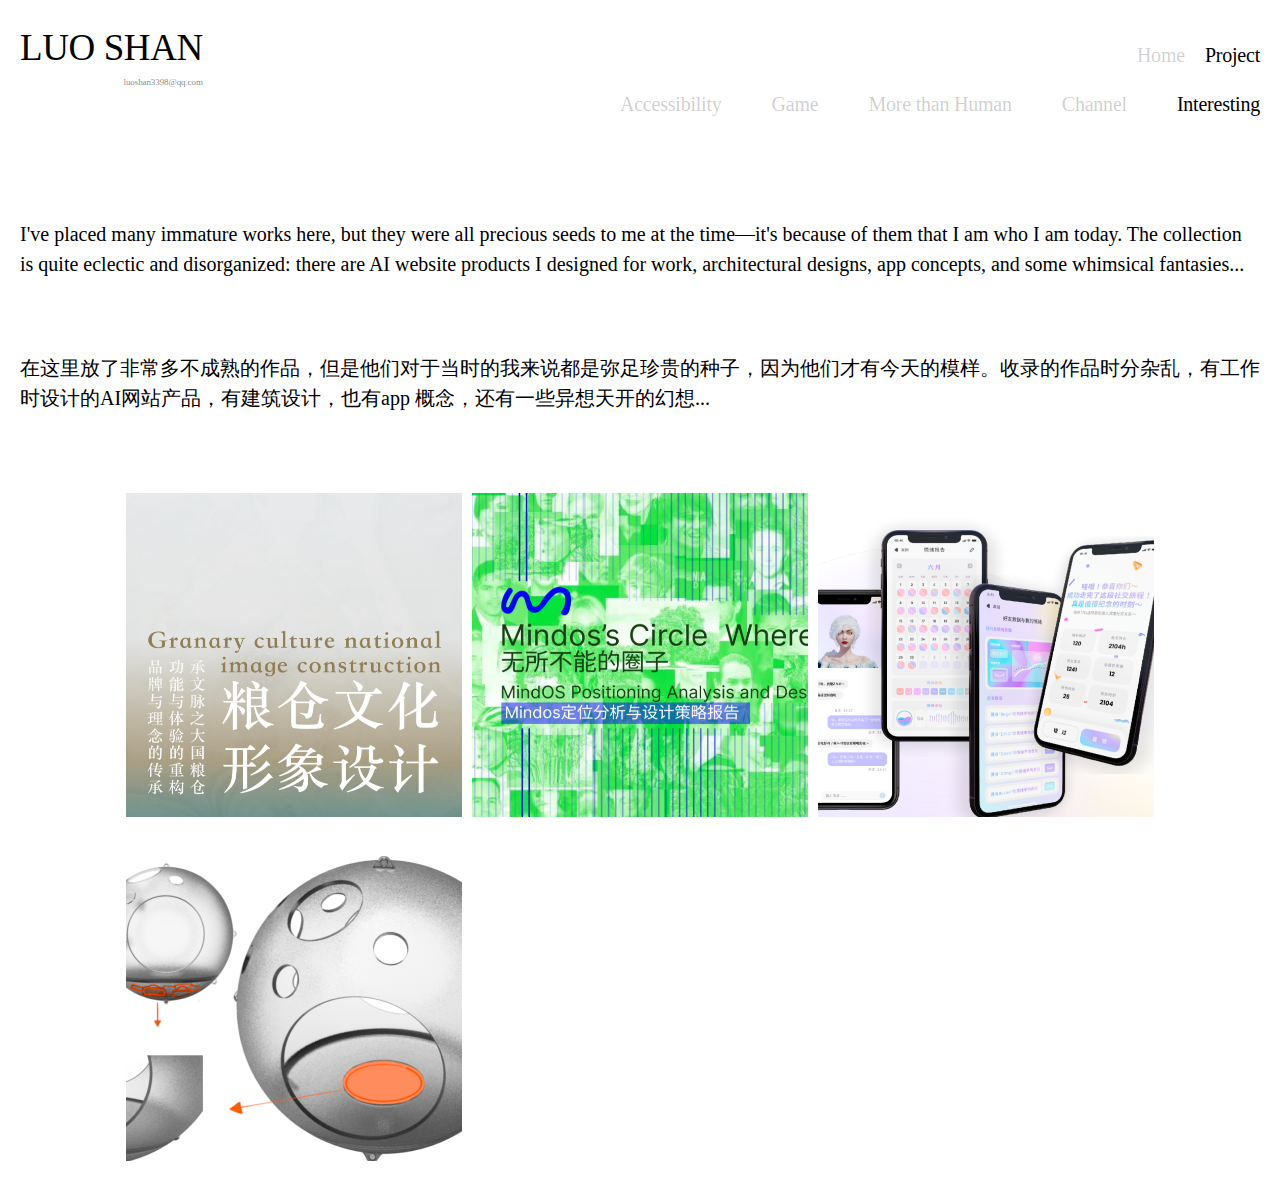
<file: interesting.html>
<!DOCTYPE html>
<html lang="en">
  <head>
    <meta charset="UTF-8" />
    <meta name="viewport" content="width=device-width, initial-scale=1.0" />
    <title>Luoshan's homepage</title>
    <link rel="stylesheet" href="./css/common.css" />
  <link rel="stylesheet" href="./css/header.css" />
  <link rel="stylesheet" href="./css/interesting.css" />
</head>

<body>
  <!-- <script src="https://unpkg.com/vue@3/dist/vue.global.js"></script> -->
  <script src="./js/vue.global.js"></script>
  <script src="./js/projectInfo.js"></script>

  <div id="app">
    <div class="main">
      <!-- 菜单 -->
      <div class="header">
        <div class="header-left">
          <div class="header-name">LUO SHAN</div>
          <div class="header-email">luoshan3398@qq.com</div>
        </div>
        <div class="header-right">
          <div @click="goToPage('./index.html')" class="header-menu">
            Home
          </div>
          <div @click="goToPage('./project.html')" class="header-menu select">
            Project
          </div>
        </div>
      </div>
      <!-- 二级菜单 -->
      <div class="nav-menu">
        <div @click="goToPage('./accessibility.html')" class="nav-menu-item">Accessibility</div>
        <div @click="goToPage('./game.html')" class="nav-menu-item">Game</div>
        <div @click="goToPage('./more-than-human.html')" class="nav-menu-item">More than Human</div>
        <div @click="goToPage('./channel.html')" class="nav-menu-item">Channel</div>
        <div @click="goToPage('./interesting.html')" class="nav-menu-item select">Interesting</div>
      </div>
        <!-- 主体内容 -->
        <div class="main-body">
          <div class="main-body-desc">
            I've placed many immature works here, but they were all precious seeds to me at the time—it's because of them that I am who I am today. The collection is quite eclectic and disorganized: there are AI website products I designed for work, architectural designs, app concepts, and some whimsical fantasies...
          </div>

          <div class="main-body-desc-ch" style="margin-top: 74px">
            在这里放了非常多不成熟的作品，但是他们对于当时的我来说都是弥足珍贵的种子，因为他们才有今天的模样。收录的作品时分杂乱，有工作时设计的AI网站产品，有建筑设计，也有app 概念，还有一些异想天开的幻想...
          </div>

          <div class="project-img-box">
          <template v-for="(project, index) in sortedProjects" :key="project.id">
            <img 
              @click="goToPage('./detail.html?ProjectId=' + project.id)" 
              :class="'img-size-' + ((index % 3) + 1)"
              :src="project.coverImage" 
              alt="">
          </template>
          <div v-for="n in emptyCells" :key="'empty-'+n" class="img-size-3"></div>
        </div>
      </div>
    </div>

    <script>
    const { createApp, ref, computed } = Vue;

    createApp({
      setup() {
        const projects = ref(Object.values(projectInfoData).filter(p => p.category === 'Interesting'));

        const sortedProjects = computed(() => {
          return [...projects.value].sort((a, b) => {
            return (a.sortOrder || 0) - (b.sortOrder || 0);
          });
        });

        const emptyCells = computed(() => {
          const len = sortedProjects.value.length;
          const remainder = len % 3;
          return remainder === 0 ? 0 : 3 - remainder;
        });

        const goToPage = (path) => {
          window.location.href = path;
        };
        return {
          goToPage,
          sortedProjects,
          emptyCells
        };
      },
    }).mount("#app");
  </script>
  <script src="./js/resize.js"></script></body>
</html>
</file>
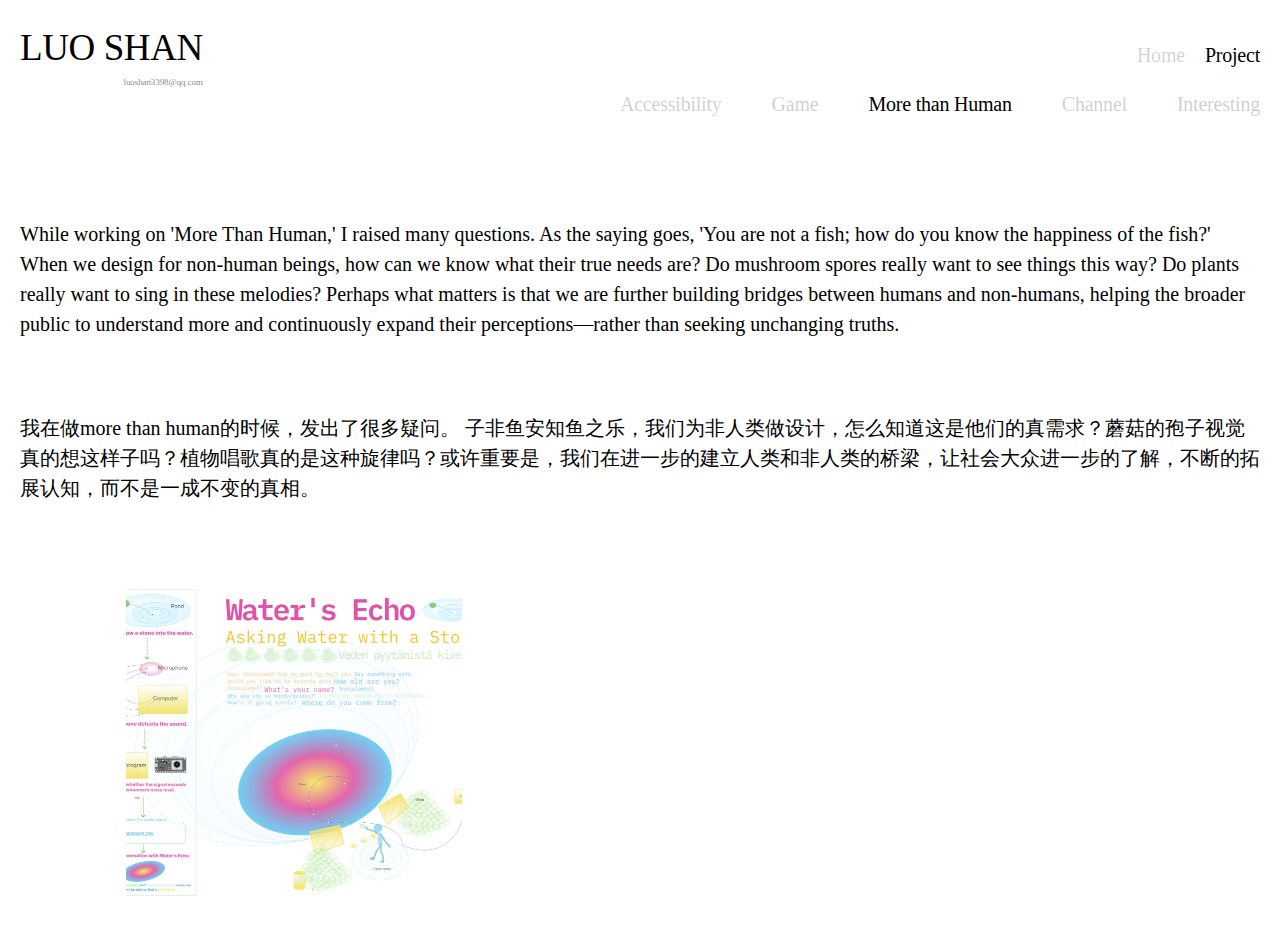
<file: more-than-human.html>
<!DOCTYPE html>
<html lang="en">

<head>
  <meta charset="UTF-8" />
  <meta name="viewport" content="width=device-width, initial-scale=1.0" />
  <title>Luoshan's homepage</title>
  <link rel="stylesheet" href="./css/common.css" />
  <link rel="stylesheet" href="./css/header.css" />
  <link rel="stylesheet" href="./css/more-than-human.css" />
</head>

<body>
  <!-- <script src="https://unpkg.com/vue@3/dist/vue.global.js"></script> -->
  <script src="./js/vue.global.js"></script>
  <script src="./js/projectInfo.js"></script>

  <div id="app">
    <div class="main">
      <!-- 菜单 -->
      <div class="header">
        <div class="header-left">
          <div class="header-name">LUO SHAN</div>
          <div class="header-email">luoshan3398@qq.com</div>
        </div>
        <div class="header-right">
          <div @click="goToPage('./index.html')" class="header-menu">
            Home
          </div>
          <div @click="goToPage('./project.html')" class="header-menu select">
            Project
          </div>
        </div>
      </div>
      <!-- 二级菜单 -->
      <div class="nav-menu">
        <div @click="goToPage('./accessibility.html')" class="nav-menu-item">Accessibility</div>
        <div @click="goToPage('./game.html')" class="nav-menu-item">Game</div>
        <div @click="goToPage('./more-than-human.html')" class="nav-menu-item select">More than Human</div>
        <div @click="goToPage('./channel.html')" class="nav-menu-item">Channel</div>
        <div @click="goToPage('./interesting.html')" class="nav-menu-item">Interesting</div>
      </div>
      <!-- 主体内容 -->
      <div class="main-body">

        <div class="main-body-desc">
          While working on 'More Than Human,' I raised many questions. As the saying goes, 'You are not a fish; how do
          you know the happiness of the fish?' When we design for non-human beings, how can we know what their true
          needs are? Do mushroom spores really want to see things this way? Do plants really want to sing in these
          melodies? Perhaps what matters is that we are further building bridges between humans and non-humans, helping
          the broader public to understand more and continuously expand their perceptions—rather than seeking unchanging
          truths.
        </div>

        <div class="main-body-desc-ch" style="margin-top: 74px;">
          我在做more than human的时候，发出了很多疑问。
          子非鱼安知鱼之乐，我们为非人类做设计，怎么知道这是他们的真需求？蘑菇的孢子视觉真的想这样子吗？植物唱歌真的是这种旋律吗？或许重要是，我们在进一步的建立人类和非人类的桥梁，让社会大众进一步的了解，不断的拓展认知，而不是一成不变的真相。
        </div>

        <div class="project-img-box">
          <template v-for="(project, index) in sortedProjects" :key="project.id">
            <img @click="goToPage('./detail.html?ProjectId=' + project.id)" :class="'img-size-' + ((index % 3) + 1)"
              :src="project.coverImage" alt="">
          </template>
          <div v-for="n in emptyCells" :key="'empty-'+n" class="img-size-3"></div>
        </div>
      </div>
    </div>
  </div>

  <script>
    const { createApp, ref, computed } = Vue;

    createApp({
      setup() {
        const projects = ref(Object.values(projectInfoData).filter(p => p.category === 'More than Human'));

        const sortedProjects = computed(() => {
          return [...projects.value].sort((a, b) => {
            return (a.sortOrder || 0) - (b.sortOrder || 0);
          });
        });

        const emptyCells = computed(() => {
          const len = sortedProjects.value.length;
          const remainder = len % 3;
          return remainder === 0 ? 0 : 3 - remainder;
        });

        const goToPage = (path) => {
          window.location.href = path;
        };
        return {
          goToPage,
          sortedProjects,
          emptyCells
        };
      },
    }).mount("#app");
  </script>
  <script src="./js/resize.js"></script>
</body>

</html>
</file>
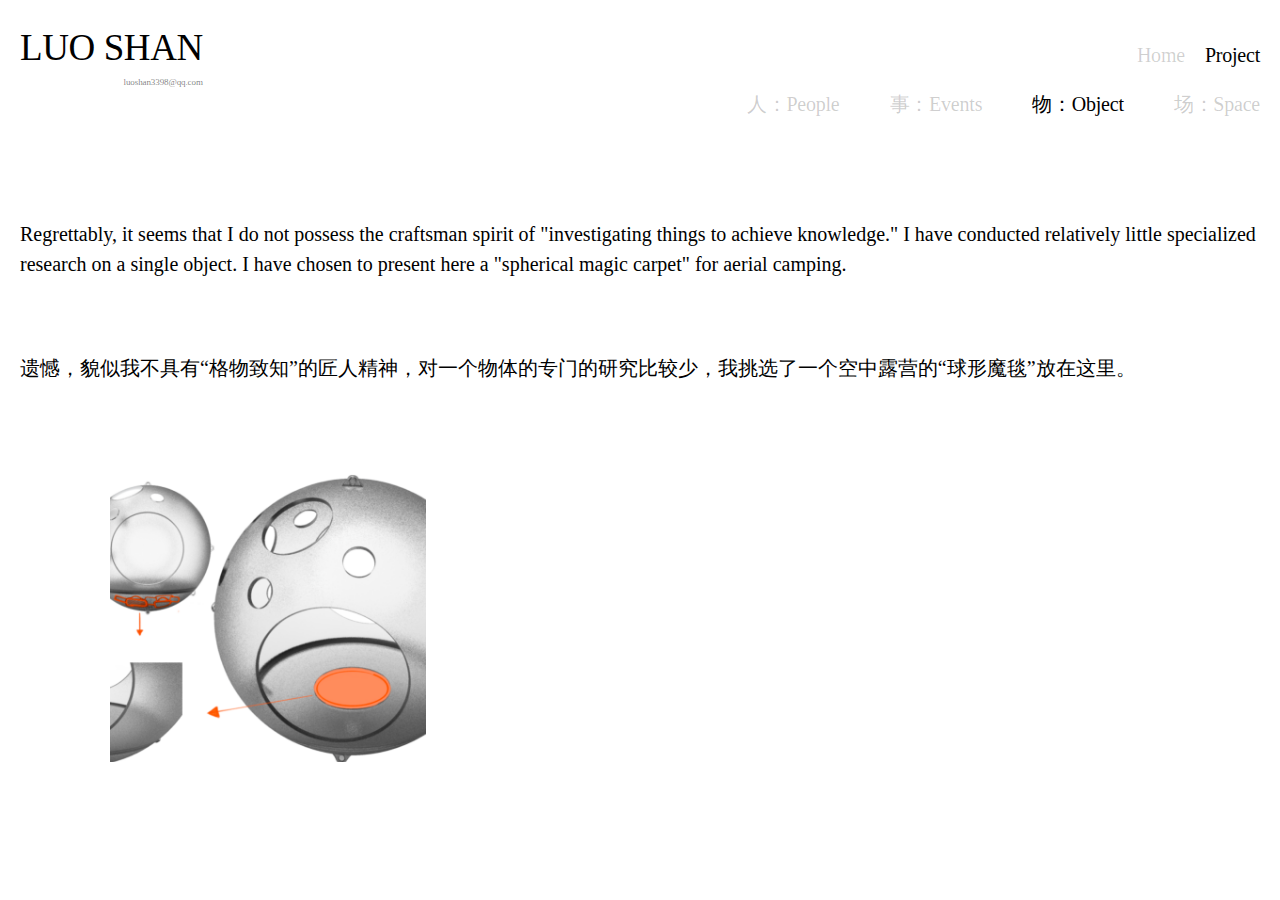
<file: object.html>
<!DOCTYPE html>
<html lang="en">
  <head>
    <meta charset="UTF-8" />
    <meta name="viewport" content="width=device-width, initial-scale=1.0" />
    <title>Luoshan's homepage</title>
    <link rel="stylesheet" href="./css/common.css" />
    <link rel="stylesheet" href="./css/header.css" />
    <link rel="stylesheet" href="./css/object.css" />
  </head>

  <body>
    <!-- <script src="https://unpkg.com/vue@3/dist/vue.global.js"></script> -->
    <script src="./js/vue.global.js"></script>

    <div id="app">
      <div class="main">
        <!-- 菜单 -->
        <div class="header">
          <div class="header-left">
            <div class="header-name">LUO SHAN</div>
            <div class="header-email">luoshan3398@qq.com</div>
          </div>
          <div class="header-right">
            <div @click="goToPage('./index.html')" class="header-menu">
              Home
            </div>
            <div @click="goToPage('./project.html')" class="header-menu select">
              Project
            </div>
          </div>
        </div>
        <!-- 二级菜单 -->
        <div class="nav-menu">
          <div @click="goToPage('./people.html')" class="nav-menu-item">
            人：People
          </div>
          <div @click="goToPage('./events.html')" class="nav-menu-item ">
            事：Events
          </div>
          <div @click="goToPage('./object.html')" class="nav-menu-item select">
            物：Object
          </div>
          <div @click="goToPage('./space.html')" class="nav-menu-item">
            场：Space
          </div>
        </div>
        <!-- 主体内容 -->
        <div class="main-body">
          <div class="main-body-desc">
            Regrettably, it seems that I do not possess the craftsman spirit of "investigating things to achieve knowledge." I have conducted relatively little specialized research on a single object. I have chosen to present here a "spherical magic carpet" for aerial camping.
          </div>

          <div class="main-body-desc-ch" style="margin-top: 74px">
            遗憾，貌似我不具有“格物致知”的匠人精神，对一个物体的专门的研究比较少，我挑选了一个空中露营的“球形魔毯”放在这里。
          </div>

          <div class="project-img-box">
            <img
              class="img-size-1"
              src="./image/project/project-10.png"
              alt=""
              @click="goToPage('./detail.html?ProjectId=8')"

            />
            
        </div>
      </div>
    </div>

    <script>
      const { createApp, ref } = Vue;

      createApp({
        setup() {
          const goToPage = (path) => {
            
            window.location.href = path;
          };
          return {
            goToPage,
          };
        },
      }).mount("#app");
    </script>
  </body>
</html>
</file>
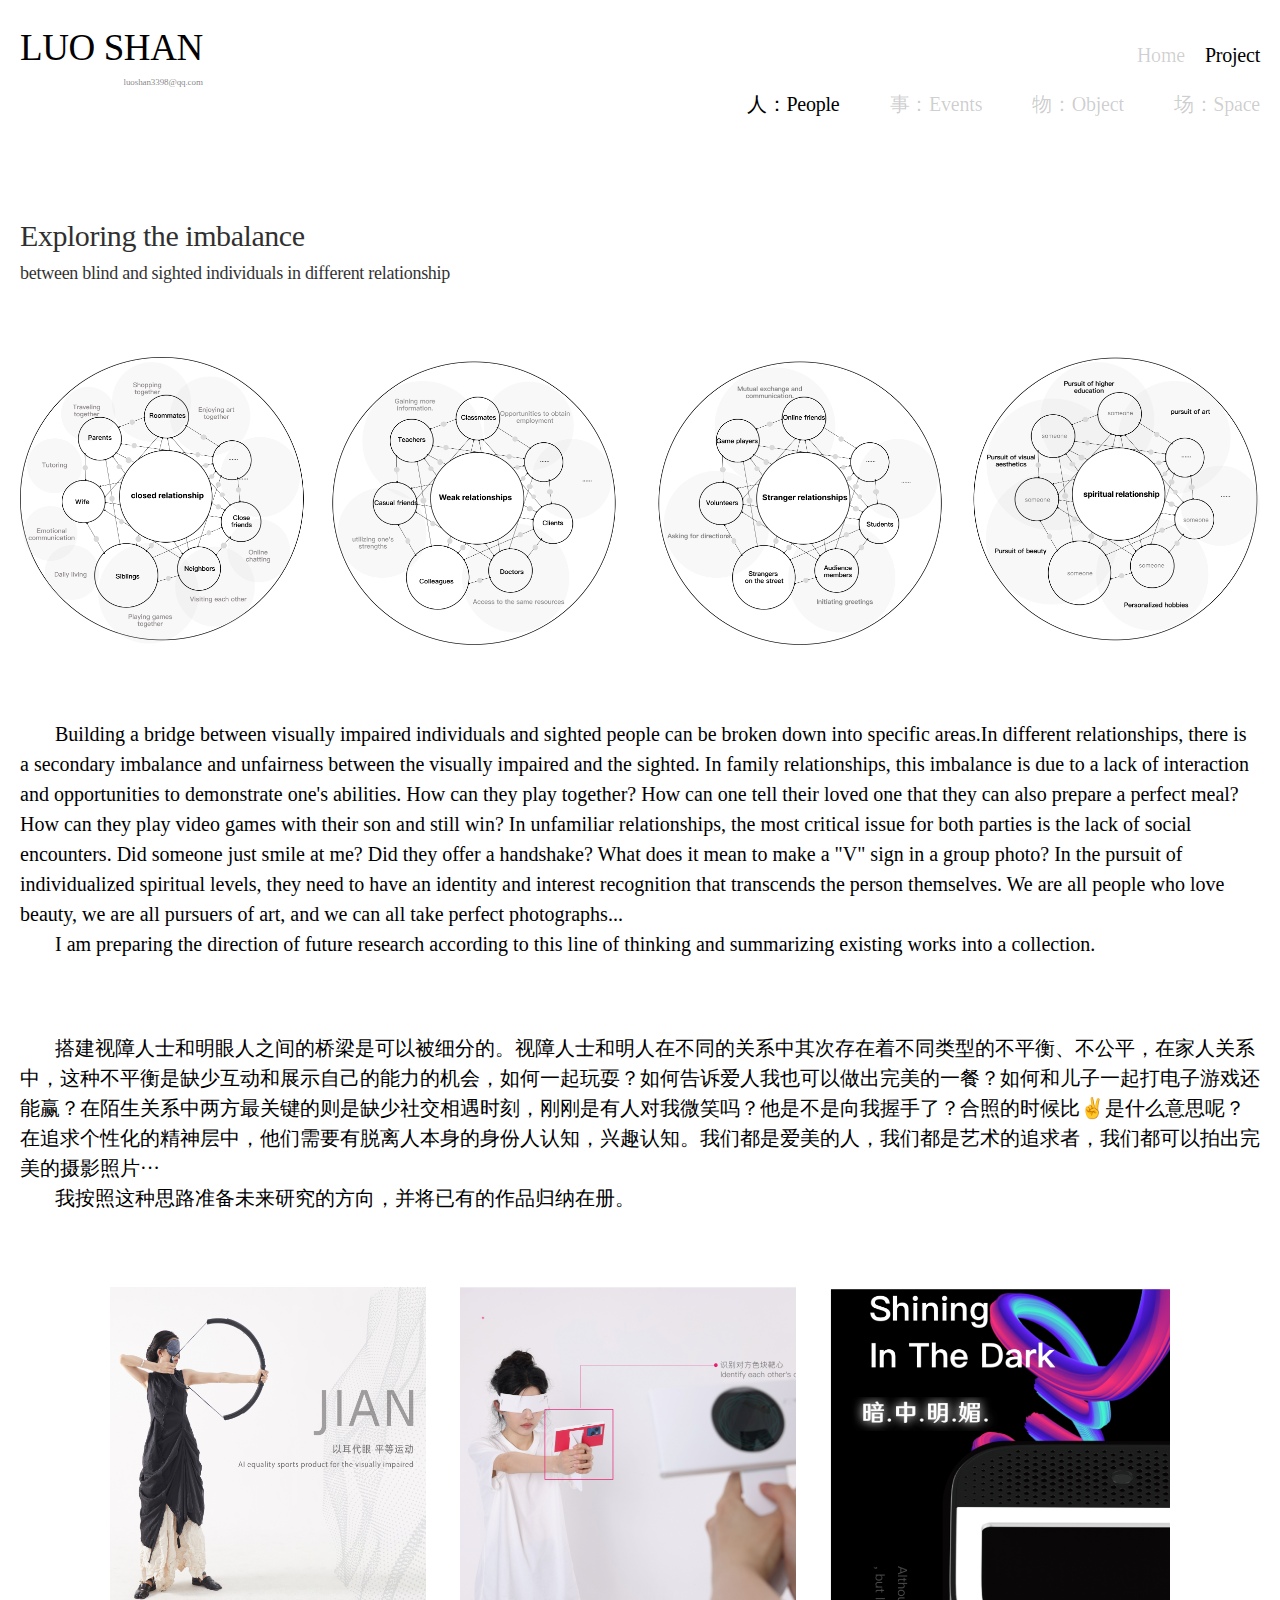
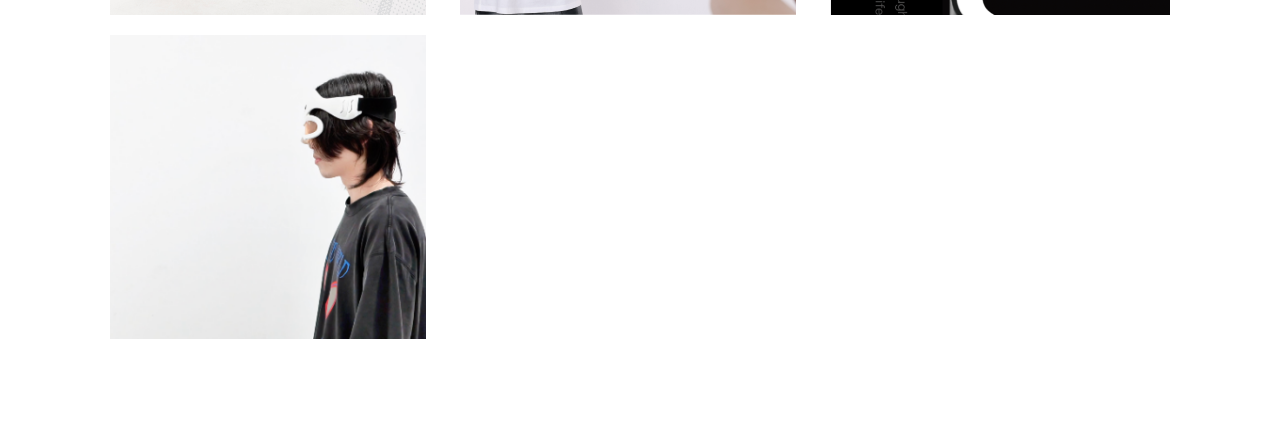
<file: people.html>
<!DOCTYPE html>
<html lang="en">
  <head>
    <meta charset="UTF-8" />
    <meta name="viewport" content="width=device-width, initial-scale=1.0" />
    <title>Document</title>
    <link rel="stylesheet" href="./css/common.css" />
    <link rel="stylesheet" href="./css/header.css" />
    <link rel="stylesheet" href="./css/people.css" />
  </head>

  <body>
    <!-- <script src="https://unpkg.com/vue@3/dist/vue.global.js"></script> -->
    <script src="./js/vue.global.js"></script>

    <div id="app">
      <div class="main">
        <!-- 菜单 -->
        <div class="header">
          <div class="header-left">
            <div class="header-name">LUO SHAN</div>
            <div class="header-email">luoshan3398@qq.com</div>
          </div>
          <div class="header-right">
            <div @click="goToPage('./index.html')" class="header-menu">
              Home
            </div>
            <div @click="goToPage('./project.html')" class="header-menu select">
              Project
            </div>
          </div>
        </div>
        <!-- 二级菜单 -->
        <div class="nav-menu">
          <div @click="goToPage('./people.html')" class="nav-menu-item select">
            人：People
          </div>
          <div @click="goToPage('./events.html')" class="nav-menu-item">
            事：Events
          </div>
          <div @click="goToPage('./object.html')" class="nav-menu-item">
            物：Object
          </div>
          <div @click="goToPage('./space.html')" class="nav-menu-item">
            场：Space
          </div>
        </div>
        <!-- 主体内容 -->
        <div class="main-body">
          <div class="main-body-title">Exploring the imbalance</div>
          <div class="main-body-title-mini">
            between blind and sighted individuals in different relationship
          </div>
          <img src="./image/people/people-1.png" style="width: 100%;margin: 74px 0px;">
          <div class="main-body-desc">
            &nbsp;&nbsp;&nbsp;&nbsp;&nbsp;&nbsp;&nbsp;Building a bridge between visually impaired individuals and sighted
            people can be broken down into specific areas.In different
            relationships, there is a secondary imbalance and unfairness between
            the visually impaired and the sighted. In family relationships, this
            imbalance is due to a lack of interaction and opportunities to
            demonstrate one's abilities. How can they play together? How can one
            tell their loved one that they can also prepare a perfect meal? How
            can they play video games with their son and still win? In
            unfamiliar relationships, the most critical issue for both parties
            is the lack of social encounters. Did someone just smile at me? Did
            they offer a handshake? What does it mean to make a "V" sign in a
            group photo? In the pursuit of individualized spiritual levels, they
            need to have an identity and interest recognition that transcends
            the person themselves. We are all people who love beauty, we are all
            pursuers of art, and we can all take perfect photographs... 
            <br>&nbsp;&nbsp;&nbsp;&nbsp;&nbsp;&nbsp;&nbsp;I am
            preparing the direction of future research according to this line of
            thinking and summarizing existing works into a collection.
          </div>

          <div class="main-body-desc-ch" style="margin-top: 74px;">
            &nbsp;&nbsp;&nbsp;&nbsp;&nbsp;&nbsp;&nbsp;搭建视障人士和明眼人之间的桥梁是可以被细分的。视障人士和明人在不同的关系中其次存在着不同类型的不平衡、不公平，在家人关系中，这种不平衡是缺少互动和展示自己的能力的机会，如何一起玩耍？如何告诉爱人我也可以做出完美的一餐？如何和儿子一起打电子游戏还能赢？在陌生关系中两方最关键的则是缺少社交相遇时刻，刚刚是有人对我微笑吗？他是不是向我握手了？合照的时候比✌️是什么意思呢？在追求个性化的精神层中，他们需要有脱离人本身的身份人认知，兴趣认知。我们都是爱美的人，我们都是艺术的追求者，我们都可以拍出完美的摄影照片··· 
            <br>&nbsp;&nbsp;&nbsp;&nbsp;&nbsp;&nbsp;&nbsp;我按照这种思路准备未来研究的方向，并将已有的作品归纳在册。
          </div>

          <div class="project-img-box">
            <img
              class="img-size-1"
              src="./image/project/project-1.png"
              alt=""
            />
            <img
              class="img-size-2"
              src="./image/project/project-2.png"
              alt=""
            />
            <img
              class="img-size-3"
              src="./image/project/project-3.png"
              alt=""
            />
            <img
              class="img-size-1"
              src="./image/project/project-4.png"
              alt=""
            />
          </div>
        </div>
      </div>
    </div>

    <script>
      const { createApp, ref } = Vue;

      createApp({
        setup() {
          const goToPage = (path) => {
            // if (path === '/') {
            //     window.location.href = window.location.origin
            // } else {
            //     window.location.href = path + '.html'

            // }
            window.location.href = path;
          };
          return {
            goToPage,
          };
        },
      }).mount("#app");
    </script>
  </body>
</html>
</file>
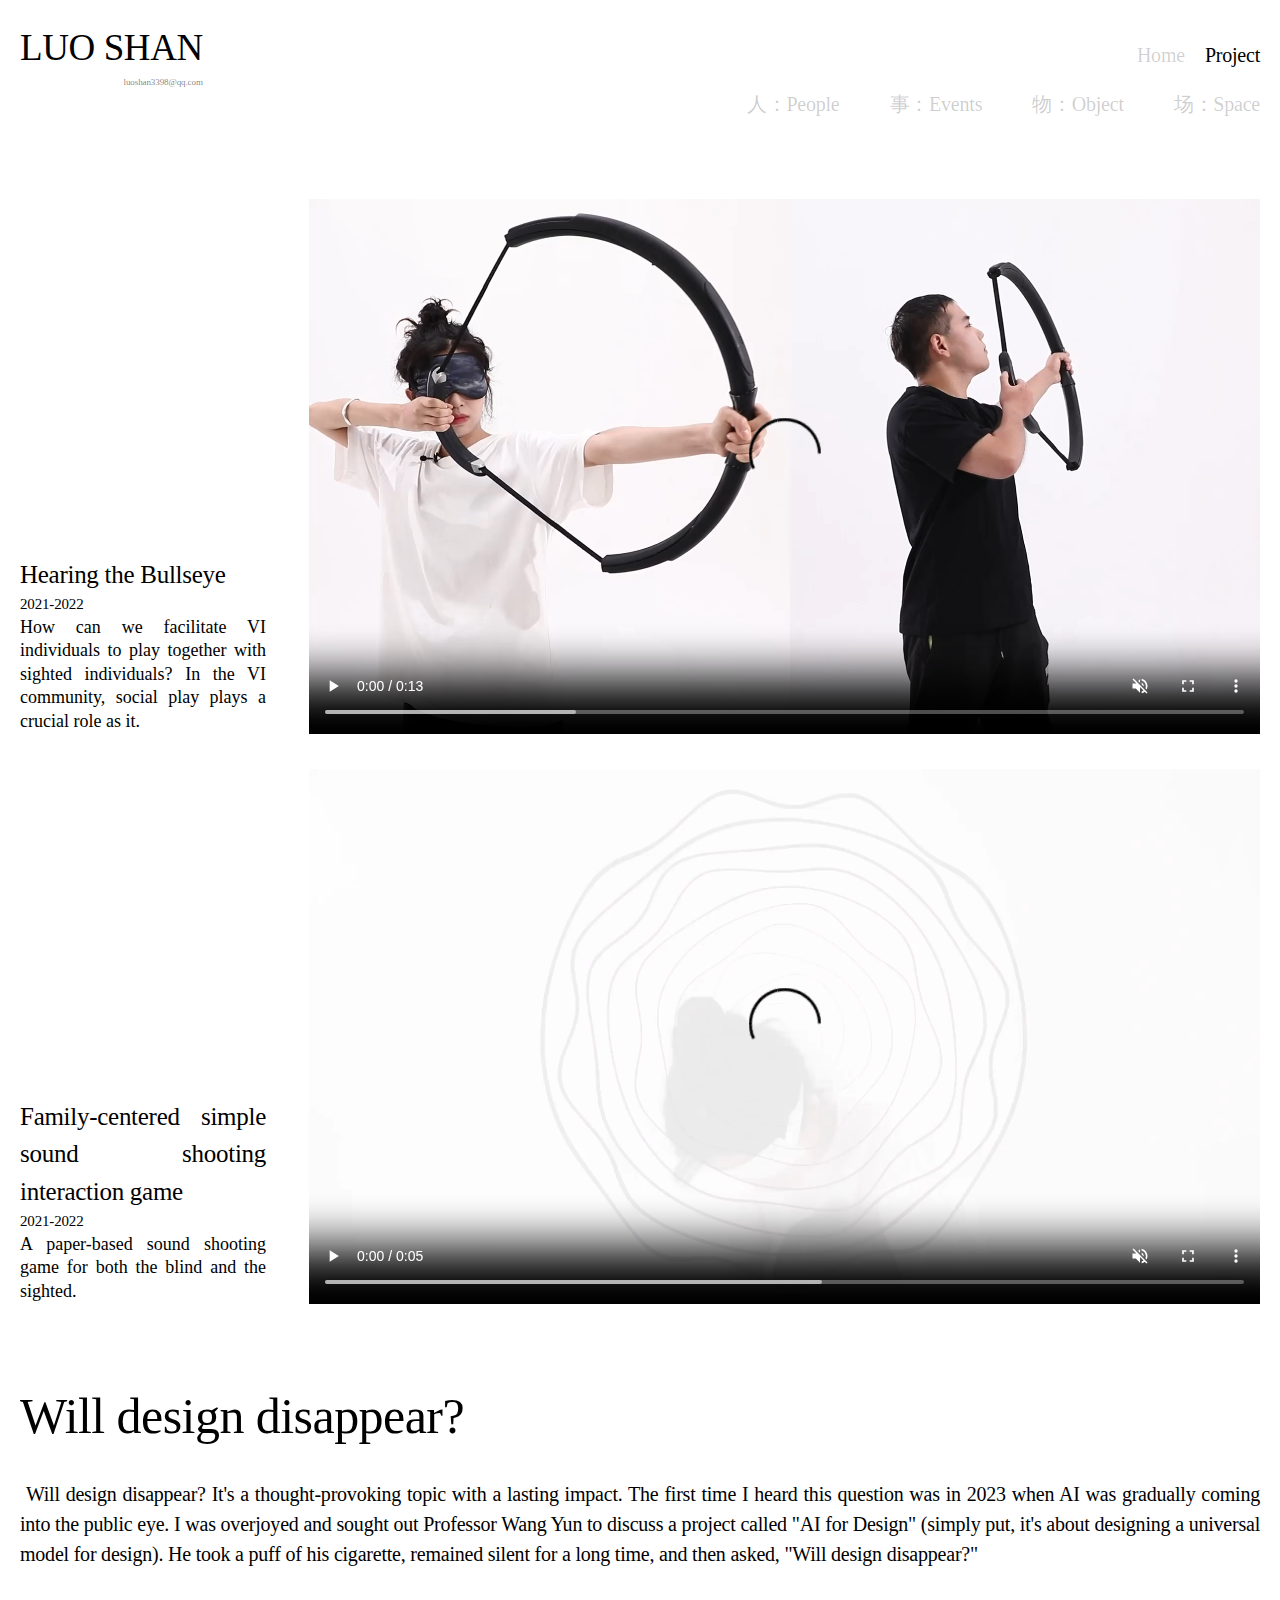
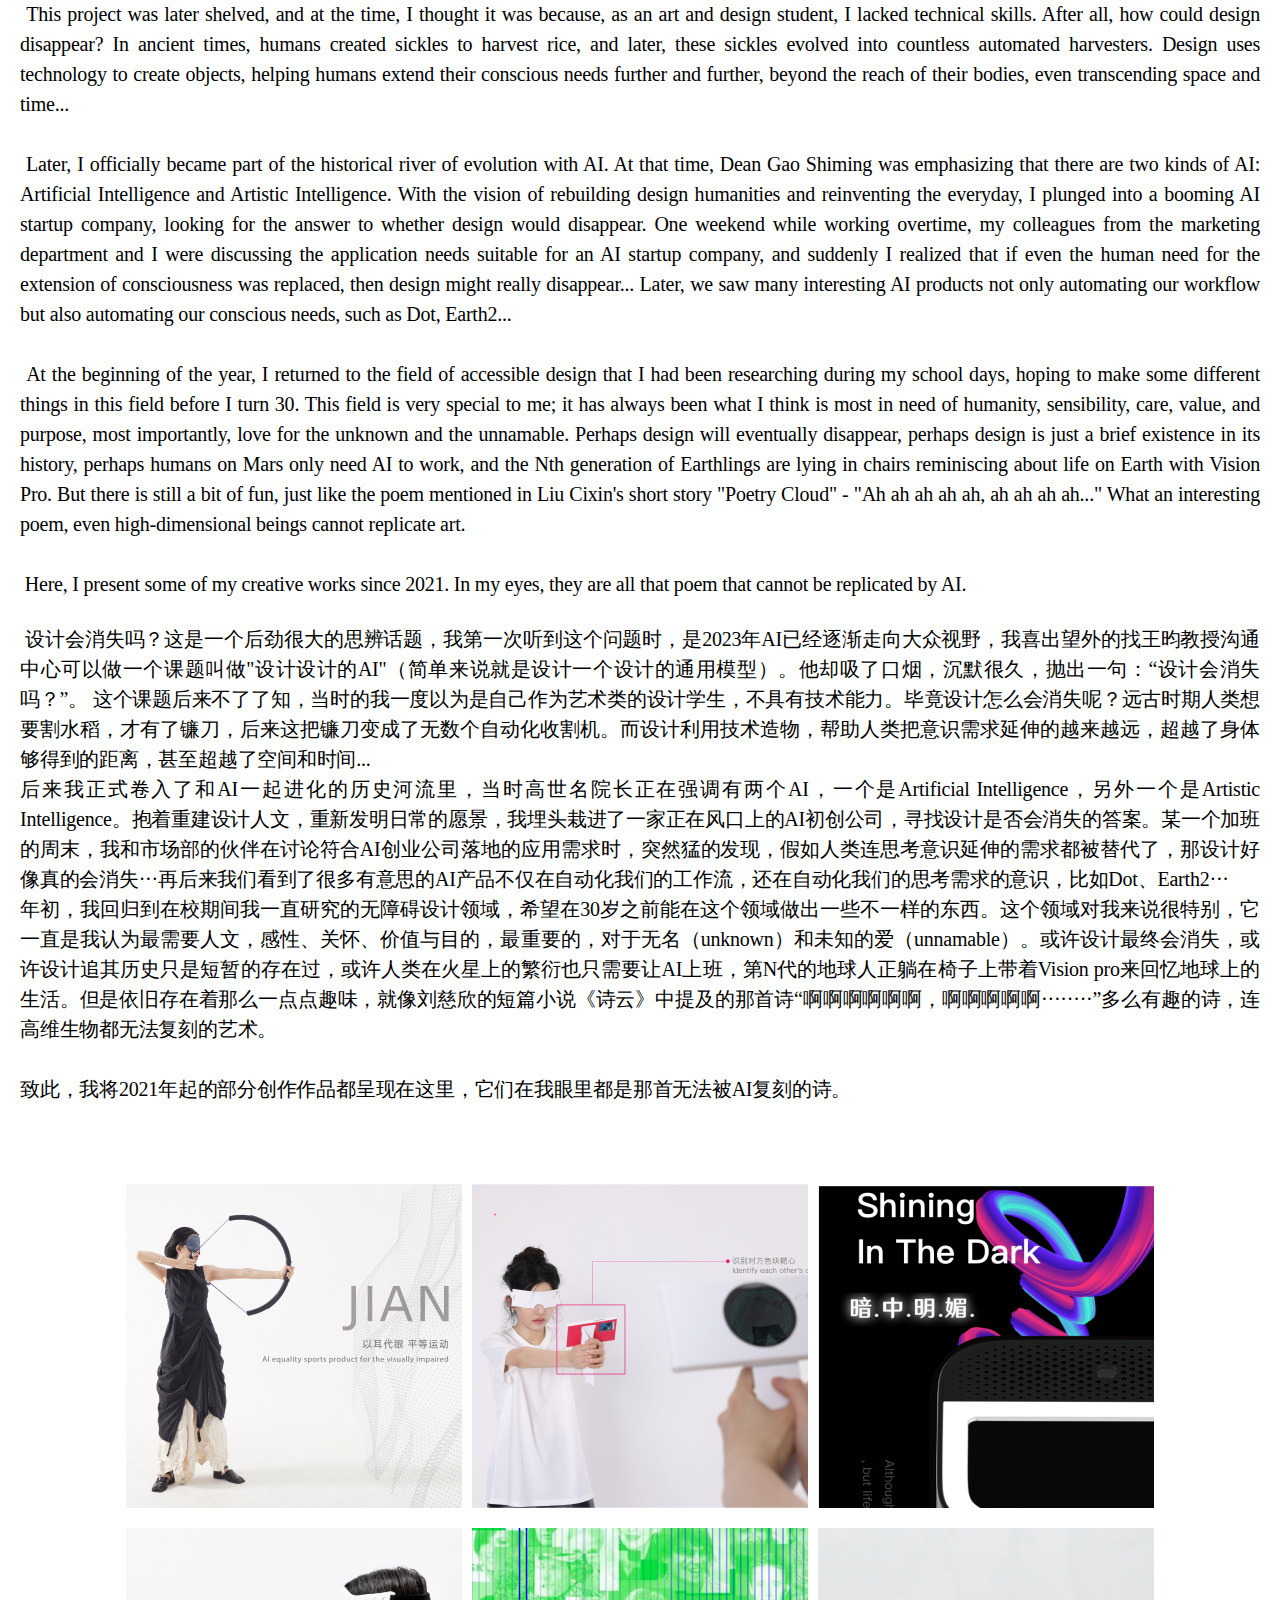
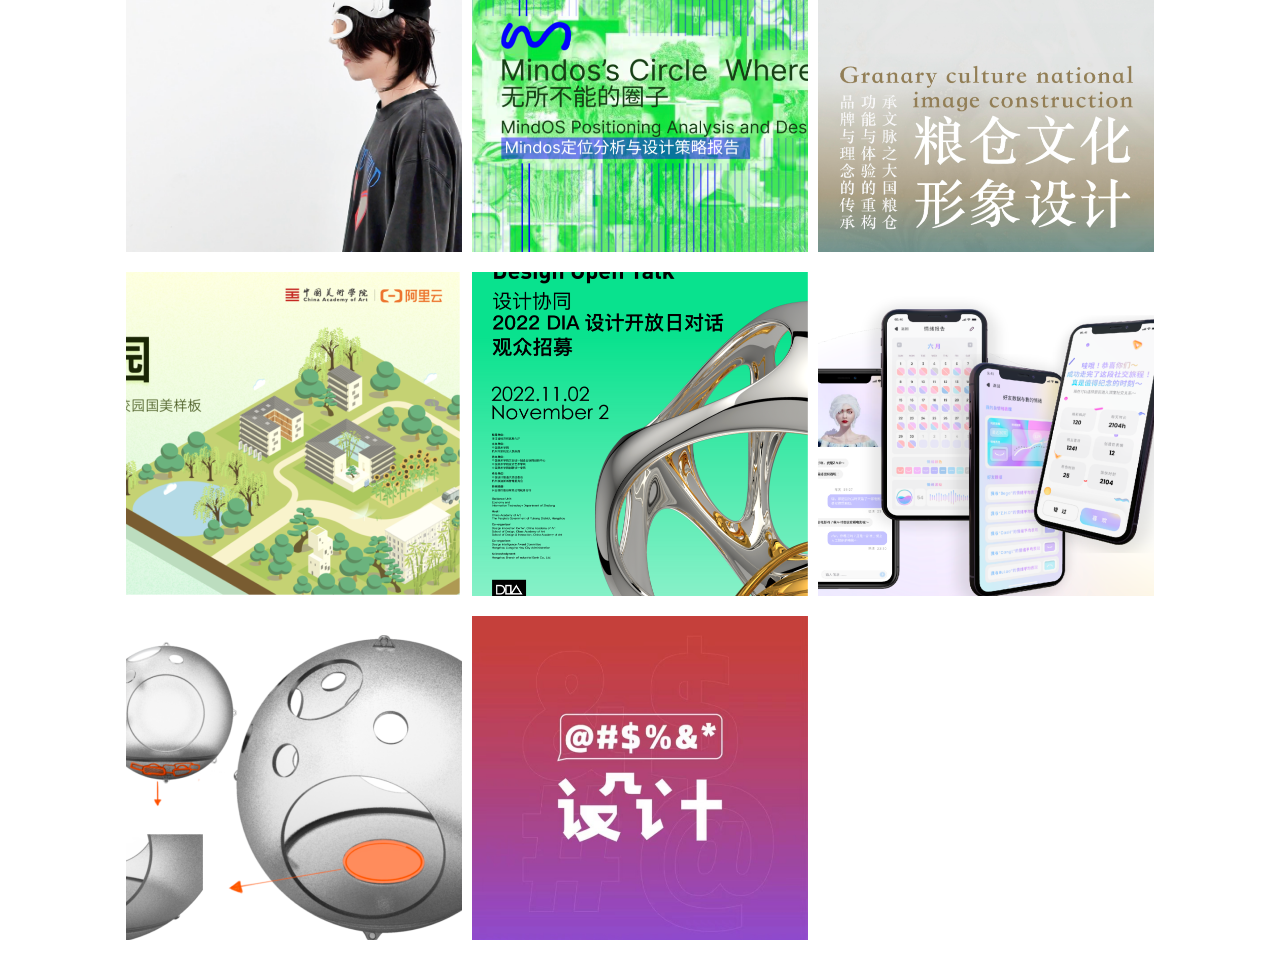
<file: project.html>
<!DOCTYPE html>
<html lang="en">

<head>
    <meta charset="UTF-8">
    <meta name="viewport" content="width=device-width, initial-scale=1.0">
    <title>Luoshan's homepage</title>
    <link rel="stylesheet" href="./css/common.css">
    <link rel="stylesheet" href="./css/header.css">
    <link rel="stylesheet" href="./css/project.css">
</head>

<body>
    <!-- <script src="https://unpkg.com/vue@3/dist/vue.global.js"></script> -->
    <script src="./js/vue.global.js"></script>

    <div id="app" style="overflow: hidden;">
        <div class="main">
            <!-- 菜单 -->
            <div class="header">
                <div class="header-left">
                    <div class="header-name">
                        LUO SHAN
                    </div>
                    <div class="header-email">
                        luoshan3398@qq.com
                    </div>
                </div>
                <div class="header-right">
                    <div @click="goToPage('./index.html')" class="header-menu ">
                        Home
                    </div>
                    <div @click="goToPage('./project.html')" class="header-menu select">
                        Project
                    </div>

                </div>
            </div>
            <!-- 二级菜单 -->
            <div class="nav-menu">
                <div @click="goToPage('./people.html')" class="nav-menu-item">人：People</div>
                <div @click="goToPage('./events.html')" class="nav-menu-item">事：Events</div>
                <div @click="goToPage('./object.html')" class="nav-menu-item"> 物：Object</div>
                <div @click="goToPage('./space.html')" class="nav-menu-item"> 场：Space</div>


            </div>
            <!-- 主体内容 -->
            <div class="main-body">
                <div class="focus-list">
                    <div class="focus-list-item">

                        <div class="focus-list-item-left">
                            <div class="title">Hearing the Bullseye</div>
                            <div class="time">2021-2022</div>
                            <div class="desc">How can we facilitate VI individuals to play together with sighted
                                individuals? In the VI community, social play plays a crucial role as it.</div>
                        </div>
                        <div class="focus-list-item-right">
                            <!-- <img style="width: 100%;" src="./image/focus/focus-1.png" alt=""> -->
                            <div id="video-box-1" style="width: 100%;height: 534px;">
                                <video id="video-1" style="width: 100%;" controls src="./file/video-1-mini.mp4" muted=""
                                    loop="" playsinline="" disableremoteplayback="" disablepictureinpicture=""></video>

                                <!-- <video id="video-1" style="width: 100%;" controls
                                    src="./file/video-Hearing The Bullseye.mp4" muted="" loop="" playsinline=""
                                    disableremoteplayback="" disablepictureinpicture=""></video> -->
                                <!-- <video src="/static/vault/Projects/Cell Space/_resources/Cell Space/Cell Space 30s.webm" loop="" playsinline="" disableremoteplayback="" disablepictureinpicture="" style="display: block; width: 100%; object-fit: cover;"></video> -->
                            </div>
                        </div>
                    </div>
                    <div class="focus-list-item">

                        <div class="focus-list-item-left">
                            <div class="title">Family-centered simple sound shooting interaction game</div>
                            <div class="time">2021-2022</div>
                            <div class="desc">A paper-based sound shooting game for both the blind and the sighted.
                            </div>
                        </div>
                        <div class="focus-list-item-right">
                            <div id="video-box-2" style="width: 100%;height: 534px;">
                                <video id="video-2" style="width: 100%;" controls src="./file/video-2.mp4" muted=""
                                    loop="" playsinline="" disableremoteplayback="" disablepictureinpicture=""></video>
                                <!-- <img style="width: 100%;" src="./image/focus/focus-2.png" alt=""> -->
                                <!-- <video id="video-2" style="width: 100%;" src="./file/video-1.mp4" muted="" loop=""
                                    playsinline="" disableremoteplayback="" disablepictureinpicture=""></video> -->
                            </div>

                        </div>
                    </div>

                </div>




                <!-- <div class="main-body-desc">I am an Assistant Professor in Computer Sciences at the University of
                    Wisconsin-Madison. My research interests include Human-Computer Interaction (HCI), accessibility,
                    augmented and virtual reality (AR/VR), and AI-powered interactive systems. I design and build
                    intelligent interactive systems to enhance human abilities. Via my research,</div>

                <div class="bg-box">
                    <img class="bg-img" style="width: 100%;" src="./image/bg/project-2.png" alt="">
                </div>
                <div class="project-img-box">
                    <img class="img-size-1" src="./image/project/project-1.png" alt="">
                    <img class="img-size-2" src="./image/project/project-2.png" alt="">
                    <img class="img-size-3" src="./image/project/project-3.png" alt="">
                    <img class="img-size-1" src="./image/project/project-4.png" alt="">
                    <img class="img-size-2" src="./image/project/project-5.png" alt="">
                    <img class="img-size-3" src="./image/project/project-6.png" alt="">
                    <img class="img-size-1" src="./image/project/project-7.png" alt="">


                </div> -->
            </div>

        </div>
        <div class="main-2">
            <!-- 描述 -->
            <div class="project-outer-box">
                <div class="project-box">
                    <div class="project-box-title">Will design disappear?</div>
                    <div class="project-box-desc"> Will design disappear? It's a thought-provoking topic with a lasting
                        impact. The first time I heard this question was in 2023 when AI was gradually coming into the
                        public eye. I was overjoyed and sought out Professor Wang Yun to discuss a project called "AI
                        for Design" (simply put, it's about designing a universal model for design). He took a puff of
                        his cigarette, remained silent for a long time, and then asked, "Will design disappear?"
                        <br><br>
                        This project was later shelved, and at the time, I thought it was because, as an art and design
                        student, I lacked technical skills. After all, how could design disappear? In ancient times,
                        humans created sickles to harvest rice, and later, these sickles evolved into countless
                        automated harvesters. Design uses technology to create objects, helping humans extend their
                        conscious needs further and further, beyond the reach of their bodies, even transcending space
                        and time...
                        <br> <br>
                        Later, I officially became part of the historical river of evolution with AI. At that time, Dean
                        Gao Shiming was emphasizing that there are two kinds of AI: Artificial Intelligence and Artistic
                        Intelligence. With the vision of rebuilding design humanities and reinventing the everyday, I
                        plunged into a booming AI startup company, looking for the answer to whether design would
                        disappear. One weekend while working overtime, my colleagues from the marketing department and I
                        were discussing the application needs suitable for an AI startup company, and suddenly I
                        realized that if even the human need for the extension of consciousness was replaced, then
                        design might really disappear... Later, we saw many interesting AI products not only automating
                        our workflow but also automating our conscious needs, such as Dot, Earth2...
                        <br><br>
                        At the beginning of the year, I returned to the field of accessible design that I had been
                        researching during my school days, hoping to make some different things in this field before I
                        turn 30. This field is very special to me; it has always been what I think is most in need of
                        humanity, sensibility, care, value, and purpose, most importantly, love for the unknown and the
                        unnamable. Perhaps design will eventually disappear, perhaps design is just a brief existence in
                        its history, perhaps humans on Mars only need AI to work, and the Nth generation of Earthlings
                        are lying in chairs reminiscing about life on Earth with Vision Pro. But there is still a bit of
                        fun, just like the poem mentioned in Liu Cixin's short story "Poetry Cloud" - "Ah ah ah ah ah,
                        ah ah ah ah..." What an interesting poem, even high-dimensional beings cannot replicate art.
                        <br><br>
                        Here, I present some of my creative works since 2021. In my eyes, they are all that poem that
                        cannot be replicated by AI.
                    </div>
                    <div class="project-box-desc">
                        设计会消失吗？这是一个后劲很大的思辨话题，我第一次听到这个问题时，是2023年AI已经逐渐走向大众视野，我喜出望外的找王昀教授沟通中心可以做一个课题叫做"设计设计的AI"（简单来说就是设计一个设计的通用模型）。他却吸了口烟，沉默很久，抛出一句：“设计会消失吗？”。
                        这个课题后来不了了知，当时的我一度以为是自己作为艺术类的设计学生，不具有技术能力。毕竟设计怎么会消失呢？远古时期人类想要割水稻，才有了镰刀，后来这把镰刀变成了无数个自动化收割机。而设计利用技术造物，帮助人类把意识需求延伸的越来越远，超越了身体够得到的距离，甚至超越了空间和时间...
                        <br>后来我正式卷入了和AI一起进化的历史河流里，当时高世名院长正在强调有两个AI，一个是Artificial Intelligence，另外一个是Artistic
                        Intelligence。抱着重建设计人文，重新发明日常的愿景，我埋头栽进了一家正在风口上的AI初创公司，寻找设计是否会消失的答案。某一个加班的周末，我和市场部的伙伴在讨论符合AI创业公司落地的应用需求时，突然猛的发现，假如人类连思考意识延伸的需求都被替代了，那设计好像真的会消失···再后来我们看到了很多有意思的AI产品不仅在自动化我们的工作流，还在自动化我们的思考需求的意识，比如Dot、Earth2···
                        <br>年初，我回归到在校期间我一直研究的无障碍设计领域，希望在30岁之前能在这个领域做出一些不一样的东西。这个领域对我来说很特别，它一直是我认为最需要人文，感性、关怀、价值与目的，最重要的，对于无名（unknown）和未知的爱（unnamable）。或许设计最终会消失，或许设计追其历史只是短暂的存在过，或许人类在火星上的繁衍也只需要让AI上班，第N代的地球人正躺在椅子上带着Vision
                        pro来回忆地球上的生活。但是依旧存在着那么一点点趣味，就像刘慈欣的短篇小说《诗云》中提及的那首诗“啊啊啊啊啊啊，啊啊啊啊啊········”多么有趣的诗，连高维生物都无法复刻的艺术。
                        <br><br>致此，我将2021年起的部分创作作品都呈现在这里，它们在我眼里都是那首无法被AI复刻的诗。
                    </div>


                </div>

                <div class="project-img-box">
                    <img @click="goToPage('./detail.html?ProjectId=1')" class="img-size-1"
                        src="./image/project/project-1.png" alt="">
                    <img @click="goToPage('./detail.html?ProjectId=2')" class="img-size-2"
                        src="./image/project/project-2.png" alt="">
                    <img @click="goToPage('./detail.html?ProjectId=3')" class="img-size-3"
                        src="./image/project/project-3.png" alt="">
                    <img @click="goToPage('./detail.html?ProjectId=4')" class="img-size-1"
                        src="./image/project/project-4.png" alt="">
                    <img @click="goToPage('./detail.html?ProjectId=5')" class="img-size-2"
                        src="./image/project/project-5.png" alt="">
                    <img @click="goToPage('./detail.html?ProjectId=6')" class="img-size-3"
                        src="./image/project/project-6.png" alt="">
                    <img @click="goToPage('./detail.html?ProjectId=9')" class="img-size-1"
                        src="./image/project/project-7.png" alt="">
                    <img @click="goToPage('./detail.html?ProjectId=10')" class="img-size-2"
                        src="./image/project/project-8.png" alt="">
                    <img @click="goToPage('./detail.html?ProjectId=7')" class="img-size-3"
                        src="./image/project/project-9.png" alt="">
                    <img @click="goToPage('./detail.html?ProjectId=8')" class="img-size-1"
                        src="./image/project/project-10.png" alt="">
                    <!-- <img class="img-size-2" src="./image/project/project-11.png" alt=""> -->
                    <img @click="goToPage('./detail.html?ProjectId=11')" class="img-size-2"
                        src="./image/project/project-12.png" alt="">
                    <div class="img-size-3"></div>



                </div>
            </div>

        </div>

    </div>

    <script>
        const { createApp, ref } = Vue

        createApp({
            setup() {
                const goToPage = (path) => {
                    // if (path === '/') {
                    //     window.location.href = window.location.origin
                    // } else {
                    //     window.location.href = path + '.html'

                    // }
                    window.location.href = path

                }
                const autoPlayVideo = () => {
                    document.addEventListener('DOMContentLoaded', function () {

                        const video1 = document.getElementById('video-1'); // 选择视频元素
                        const video2 = document.getElementById('video-2'); // 选择视频元素
                        // const video3 = document.getElementById('video-3'); // 选择视频元素

                        const videoContainer1 = document.getElementById('video-box-1');
                        const videoContainer2 = document.getElementById('video-box-2');
                        // const videoContainer3 = document.getElementById('video-box-3');


                        videoContainer1.addEventListener('mouseenter', () => {
                            video1.play();
                        });

                        videoContainer1.addEventListener('mouseleave', () => {
                            video1.pause();
                        });
                        videoContainer2.addEventListener('mouseenter', () => {
                            video2.play();
                        });

                        videoContainer2.addEventListener('mouseleave', () => {
                            video2.pause();
                        });
                        
                    });


                }
                autoPlayVideo()
                return {
                    goToPage
                }
            }
        }).mount('#app')
    </script>

</body>

</html>
</file>
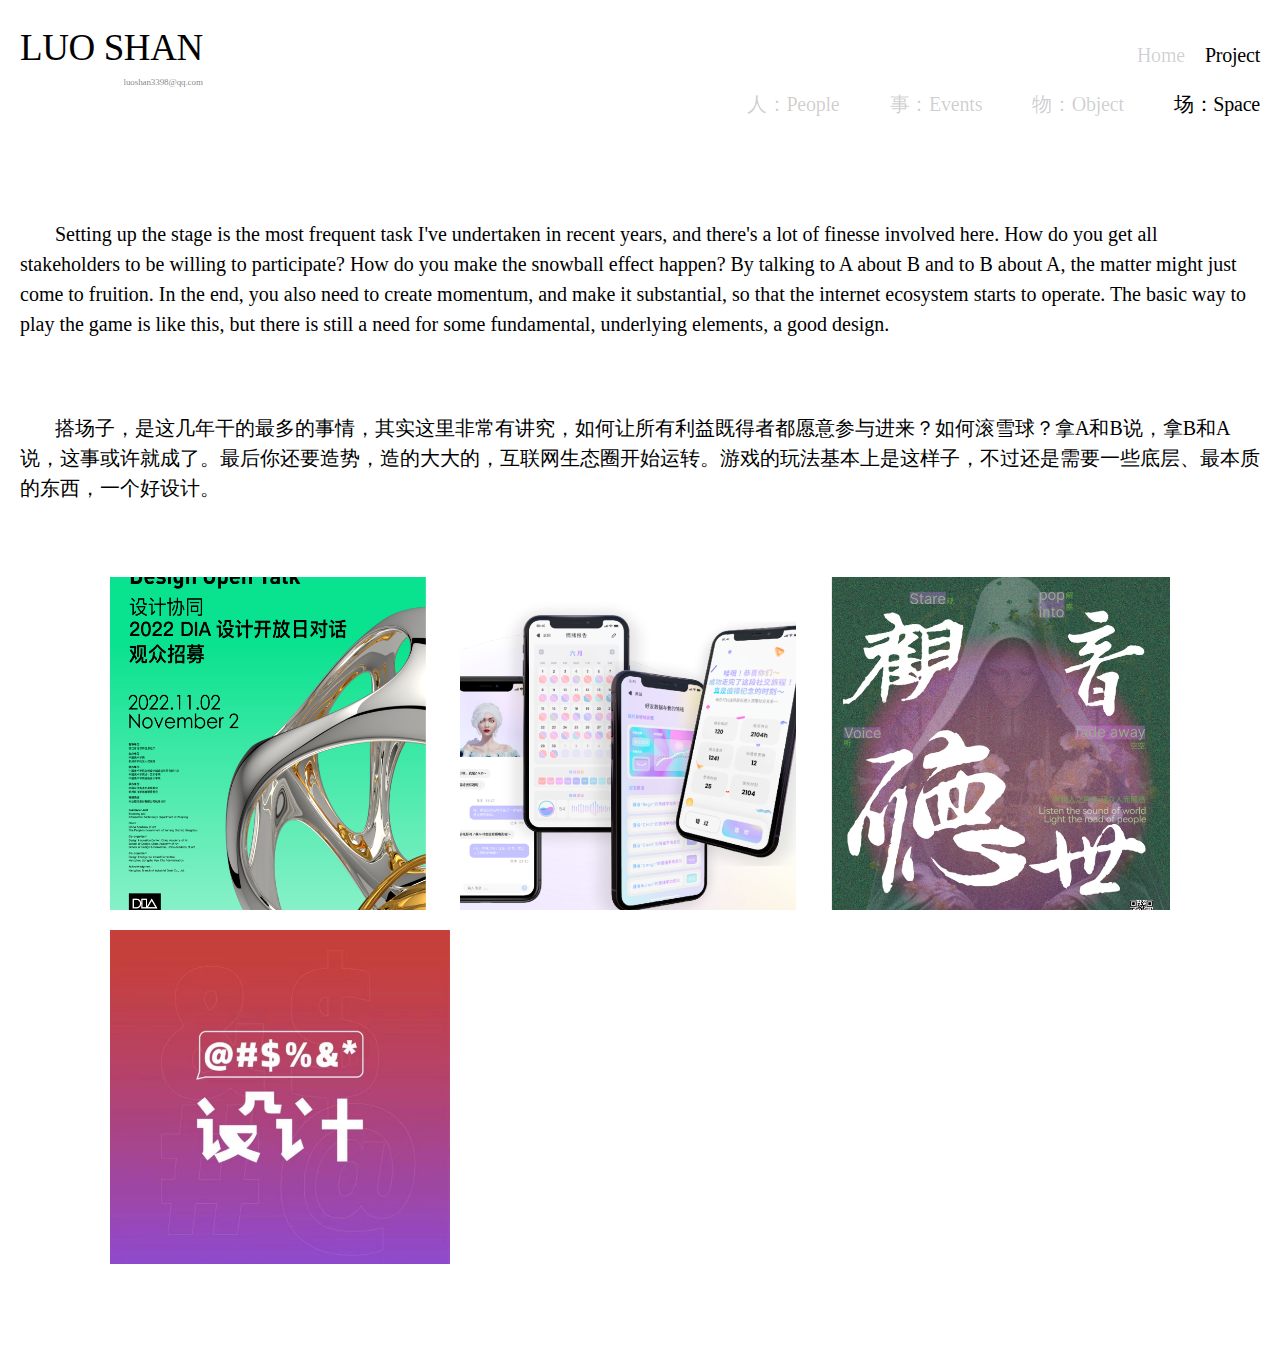
<file: space.html>
<!DOCTYPE html>
<html lang="en">
  <head>
    <meta charset="UTF-8" />
    <meta name="viewport" content="width=device-width, initial-scale=1.0" />
    <title>Document</title>
    <link rel="stylesheet" href="./css/common.css" />
    <link rel="stylesheet" href="./css/header.css" />
    <link rel="stylesheet" href="./css/space.css" />
  </head>

  <body>
    <!-- <script src="https://unpkg.com/vue@3/dist/vue.global.js"></script> -->
    <script src="./js/vue.global.js"></script>

    <div id="app">
      <div class="main">
        <!-- 菜单 -->
        <div class="header">
          <div class="header-left">
            <div class="header-name">LUO SHAN</div>
            <div class="header-email">luoshan3398@qq.com</div>
          </div>
          <div class="header-right">
            <div @click="goToPage('./index.html')" class="header-menu">
              Home
            </div>
            <div @click="goToPage('./project.html')" class="header-menu select">
              Project
            </div>
          </div>
        </div>
        <!-- 二级菜单 -->
        <div class="nav-menu">
          <div @click="goToPage('./people.html')" class="nav-menu-item">
            人：People
          </div>
          <div @click="goToPage('./events.html')" class="nav-menu-item">
            事：Events
          </div>
          <div @click="goToPage('./object.html')" class="nav-menu-item">
            物：Object
          </div>
          <div @click="goToPage('./space.html')" class="nav-menu-item select">
            场：Space
          </div>
        </div>
        <!-- 主体内容 -->
        <div class="main-body">
          <div class="main-body-desc">
            &nbsp;&nbsp;&nbsp;&nbsp;&nbsp;&nbsp;&nbsp;Setting up the stage is
            the most frequent task I've undertaken in recent years, and there's
            a lot of finesse involved here. How do you get all stakeholders to
            be willing to participate? How do you make the snowball effect
            happen? By talking to A about B and to B about A, the matter might
            just come to fruition. In the end, you also need to create momentum,
            and make it substantial, so that the internet ecosystem starts to
            operate. The basic way to play the game is like this, but there is
            still a need for some fundamental, underlying elements, a good
            design.
          </div>

          <div class="main-body-desc-ch" style="margin-top: 74px">
            &nbsp;&nbsp;&nbsp;&nbsp;&nbsp;&nbsp;&nbsp;搭场子，是这几年干的最多的事情，其实这里非常有讲究，如何让所有利益既得者都愿意参与进来？如何滚雪球？拿A和B说，拿B和A说，这事或许就成了。最后你还要造势，造的大大的，互联网生态圈开始运转。游戏的玩法基本上是这样子，不过还是需要一些底层、最本质的东西，一个好设计。
          </div>

          <div class="project-img-box">
            <img
              class="img-size-1"
              src="./image/project/project-8.png"
              alt=""
            />
            <img
              class="img-size-2"
              src="./image/project/project-9.png"
              alt=""
            />
            <img
              class="img-size-3"
              src="./image/project/project-11.png"
              alt=""
            />
            <img
              class="img-size-3"
              src="./image/project/project-12.png"
              alt=""
            />
          </div>
        </div>
      </div>
    </div>

    <script>
      const { createApp, ref } = Vue;

      createApp({
        setup() {
          const goToPage = (path) => {
            // if (path === '/') {
            //     window.location.href = window.location.origin
            // } else {
            //     window.location.href = path + '.html'

            // }
            window.location.href = path;
          };
          return {
            goToPage,
          };
        },
      }).mount("#app");
    </script>
  </body>
</html>
</file>
<file: css/common.css>
:root {
    margin: 0;
    padding: 0;
  }
  
  body {
    margin: 0;
    padding: 0;
    width: 100%;
  }

#app{
    /* background-color: aqua; */
    width: 100%;
    display: flex;
    /* justify-content: center; */
    /* flex-wrap: wrap; */
    flex-direction: column;
    align-items: center;
}
.main{
    width: 1240px;
    background-color: #ffff;

}
</file>
<file: css/header.css>
.header {
  padding-top: 20px;
  display: flex;
  justify-content: space-between;
}

.header-left {
  display: flex;
  flex-direction: column;
  align-items: flex-end;
}
.header-left .header-name {
  color: #000;
  text-align: justify;
  font-family: Inter;
  font-size: 37px;
  font-style: normal;
  font-weight: 500;
  line-height: 150%; /* 55.5px */
  letter-spacing: -0.407px;
}

.header-left .header-email {
  color: rgba(0, 0, 0, 0.52);
  text-align: justify;
  font-family: Inter;
  font-size: 9px;
  font-style: normal;
  font-weight: 500;
  line-height: 150%; /* 13.5px */
  letter-spacing: -0.099px;
}

.header-right {
  display: flex;
  align-items: center;
  /* margin-right: 56px; */
}
.header-right .header-menu {
  color: rgba(0, 0, 0, 0.19);
  text-align: justify;
  font-family: Inter;
  font-size: 20px;
  font-style: normal;
  font-weight: 500;
  line-height: 150%; /* 30px */
  letter-spacing: -0.22px;
  margin-left: 20px;
  cursor: pointer;
}
.header-right .select {
  color: #000;
  text-align: justify;
  font-family: Inter;
  font-size: 20px;
  font-style: normal;
  font-weight: 500;
  line-height: 150%; /* 30px */
  letter-spacing: -0.22px;
}

.nav-menu {
  display: flex;
  justify-content: flex-end;
  width: 100%;
}
.nav-menu-item {
  color: rgba(0, 0, 0, 0.2);
  text-align: justify;
  font-family: Inter;
  font-size: 20px;
  font-style: normal;
  font-weight: 500;
  line-height: 150%; /* 30px */
  letter-spacing: -0.22px;
  margin-left: 50px;
  cursor: pointer;
}
.nav-menu .select {
  color: #000;
  text-align: justify;
  font-family: Inter;
  font-size: 20px;
  font-style: normal;
  font-weight: 500;
  line-height: 150%; /* 30px */
  letter-spacing: -0.22px;
}
</file>
<file: css/index.css>
.main-body-1 {
  width: 100%;
  position: relative;
  margin-top: 40px;
  padding: 66px 0px 0 0px;
  box-sizing: border-box;
}

.main-body-1 .bg {
  width: 696px;
  height: 547px;
  position: absolute;
  right: 0px;
  top: 0;
}

.main-body-1 .inner {
  display: flex;
  justify-content: space-between;
  z-index: 99;
}

.inner .inner-left {
  width: 757px;
  flex-direction: column;
  z-index: 99;
}

.inner-left .text {
  color: #000;
  text-align: justify;
  font-family: Inter;
  font-size: 20px;
  font-style: normal;
  font-weight: 400;
  line-height: 150%; /* 30px */
  letter-spacing: -0.22px;
}

.inner-left .text a {
  color: #000;
  font-family: Inter;
  font-size: 20px;
  font-style: normal;
  font-weight: 400;
  line-height: 150%;
  letter-spacing: -0.22px;
  text-decoration-line: underline;
}
.inner-left .btn-grey {
  margin-top: 30px;
  width: 152px;
  height: 42px;
  flex-shrink: 0;
  border-radius: 9px;
  border: 1px solid #f4eded;
  background: rgba(217, 217, 217, 0.28);
  color: #000;
  text-align: justify;
  font-family: Inter;
  font-size: 17px;
  font-style: normal;
  font-weight: 500;
  letter-spacing: -0.187px;
  text-align: center;
  line-height: 42px;
  cursor: pointer;
}

.inner-left .btn-grey a {
  color: #000;
  text-decoration: none;
}

.inner-right {
  z-index: 99;
}
.inner-right .info {
  color: rgba(0, 0, 0, 0.52);
  text-align: justify;
  font-family: Inter;
  font-size: 15px;
  font-style: normal;
  font-weight: 400;
  line-height: 150%; /* 22.5px */
  letter-spacing: -0.165px;
  display: flex;
  align-items: center;
}
.inner-right .info a{
  color: rgba(0, 0, 0, 0.52);
  text-align: justify;
  font-family: Inter;
  font-size: 15px;
  font-style: normal;
  font-weight: 400;
  line-height: 150%; /* 22.5px */
  letter-spacing: -0.165px;
  margin-left: 4px;
}
.inner-right .text-icon {
  color: rgba(0, 0, 0, 0.52);
  text-align: justify;
  font-family: Inter;
  font-size: 25px;
  font-style: normal;
  font-weight: 500;
  line-height: 150%; /* 37.5px */
  letter-spacing: -0.275px;
}

/* main-body-2 */
.main-body-2 {
  width: 100%;
  display: flex;
  flex-direction: column;
  /* padding: 66px; */
  box-sizing: border-box;
  margin-top: 70px;
  position: relative;
}

.main-body-2 .bg {
  width: 738px;
  height: 547px;
  position: absolute;
  left: 0px;
  top: 140px;
}

.main-body-2 .body-title {
  color: #000;
  text-align: justify;
  font-family: Inter;
  font-size: 25px;
  font-style: normal;
  font-weight: 500;
  line-height: 150%; /* 37.5px */
  letter-spacing: -0.275px;
  margin-bottom: 20px;
}
.main-body-2 .body-list {
  display: flex;
  flex-direction: column;
  z-index: 99;
}

.main-body-2 .body-list .body-list-item {
  display: flex;
  margin-bottom: 26px;
}
.main-body-2 .body-list .body-list-item .time {
  color: #000;
  text-align: justify;
  font-family: Inter;
  font-size: 17px;
  font-style: normal;
  font-weight: 500;
  line-height: 150%; /* 25.5px */
  letter-spacing: -0.187px;
  /* margin-right: 50px; */
  width: 150px;
}
.main-body-2 .body-list .body-list-item .desc {
  color: #000;
  text-align: justify;
  font-family: Inter;
  font-size: 18px;
  font-style: normal;
  font-weight: 400;
  line-height: 150%; /* 27px */
  letter-spacing: -0.198px;
  width: 575px;
}

/* main-body-3 */

.main-body-3 {
  width: 100%;
  position: relative;
  box-sizing: border-box;
  display: flex;
  flex-direction: column;
  align-items: flex-end;
  margin-top: 68px;
}
.main-body-3 .bg {
  width: 696px;
  height: 547px;
  position: absolute;
  left: 0px;
  top: -280px;
}

.main-body-3 .body-title {
  color: #000;
  text-align: justify;
  font-family: Inter;
  font-size: 25px;
  font-style: normal;
  font-weight: 500;
  line-height: 150%; /* 37.5px */
  letter-spacing: -0.275px;
  margin-bottom: 20px;
}
.main-body-3 .body-list {
  display: flex;
  flex-direction: column;
  z-index: 99;
}

.main-body-3 .body-list .body-list-item {
  display: flex;
  margin-bottom: 17px;
  justify-content: flex-end;
}
.main-body-3 .body-list .body-list-item .time {
  color: #000;
  text-align: justify;
  font-family: Inter;
  font-size: 17px;
  font-style: normal;
  font-weight: 500;
  line-height: 150%; /* 25.5px */
  letter-spacing: -0.187px;
  /* margin-left: 23px; */
  width: 150px;
  text-align: end;
}
.main-body-3 .body-list .body-list-item .desc {
  color: #000;
  font-family: Inter;
  font-size: 17px;
  font-style: normal;
  font-weight: 500;
  line-height: 150%; /* 25.5px */
  letter-spacing: -0.187px;
  width: 584px;
  cursor: pointer;
}

.main-body-3 .body-list .body-list-item .desc a {
  color: #000;
  font-family: Inter;
  font-size: 18px;
  font-style: normal;
  font-weight: 400;
  line-height: 150%;
  letter-spacing: -0.198px;
  text-decoration-line: underline;
}

/* main-body-4 */
.main-body-4 {
  width: 100%;
  display: flex;
  flex-direction: column;
  /* padding: 66px; */
  box-sizing: border-box;
  margin-top: 70px;
  position: relative;
}

.main-body-4 .bg {
  width: 696px;
  height: 547px;
  position: absolute;
  right: 0px;
  top: 130px;
}

.main-body-4 .body-title {
  color: #000;
  text-align: justify;
  font-family: Inter;
  font-size: 25px;
  font-style: normal;
  font-weight: 500;
  line-height: 150%; /* 37.5px */
  letter-spacing: -0.275px;
  margin-bottom: 20px;
}
.main-body-4 .body-list {
  display: flex;
  flex-direction: column;
  z-index: 99;
}

.main-body-4 .body-list .body-list-item {
  display: flex;
  margin-bottom: 17px;
}
.main-body-4 .body-list .body-list-item .time {
  color: #000;
  text-align: justify;
  font-family: Inter;
  font-size: 17px;
  font-style: normal;
  font-weight: 500;
  line-height: 150%; /* 25.5px */
  letter-spacing: -0.187px;
  /* margin-right: 50px; */
  width: 150px;
}

.main-body-4 .body-list .body-list-item .where {
  color: #868080;
  font-family: Inter;
  font-size: 12px;
  font-style: normal;
  font-weight: 500;
  line-height: 150%;
  letter-spacing: -0.132px;
}
.main-body-4 .body-list .body-list-item .desc {
  color: #000;
  text-align: justify;
  font-family: Inter;
  font-size: 18px;
  font-style: normal;
  font-weight: 400;
  line-height: 150%; /* 27px */
  letter-spacing: -0.198px;
  width: 575px;
}

/* research-box */
.research-box {
  margin-top: 80px;
  /* padding: 0 66px; */
  box-sizing: border-box;
  display: flex;
  flex-direction: column;
}

.research-box .title {
  color: #000;
  text-align: justify;
  font-family: Inter;
  font-size: 25px;
  font-style: normal;
  font-weight: 500;
  line-height: 150%; /* 37.5px */
  letter-spacing: -0.275px;
  margin-bottom: 27px;
}

.research-list {
  width: 100%;
  display: flex;
  flex-direction: column;
}
.research-list .research-list-item {
  display: flex;
  justify-content: space-between;
  margin-bottom: 40px;
}

.research-list .research-list-item .research-list-img {
  width: 400px;
  flex-shrink: 0;
  height: 250px;
  overflow: hidden;
}
.research-list .research-list-item .research-list-contant {
  width: 784px;
}

.research-list-contant .contant-title {
  color: #000;
  text-align: justify;
  font-family: Inter;
  font-size: 20px;
  font-style: normal;
  font-weight: 600;
  line-height: 150%; /* 30px */
  letter-spacing: -0.22px;
}
.research-list-contant .contant-title .title-grey {
  color: #000;
  text-align: justify;
  font-family: Inter;
  font-size: 20px;
  font-style: normal;
  font-weight: 200 !important;
  line-height: 150%; /* 30px */
  letter-spacing: -0.22px;
}
.research-list-contant .from {
  color: #000;
  text-align: justify;
  font-family: Inter;
  font-size: 15px;
  font-style: normal;
  font-weight: 500;
  line-height: 150%; /* 22.5px */
  letter-spacing: -0.165px;
  margin-top: 7px;
}
.research-list-contant .author {
  color: #000;
  text-align: justify;
  font-family: Inter;
  font-size: 15px;
  font-style: normal;
  font-weight: 300;
  line-height: 150%; /* 22.5px */
  letter-spacing: -0.165px;
}

.research-list-contant .desc {
  color: #868080;
  font-family: Inter;
  font-size: 15px;
  font-style: normal;
  font-weight: 400;
  line-height: 150%;
  letter-spacing: -0.165px;
  margin-top: 7px;
}

.research-list-contant .link-btn {
  display: flex;
  
  flex-wrap: wrap;
}
.research-list-contant .link-btn a {
  margin-right: 20px;
  color: #074cfd;
  font-family: Inter;
  font-size: 15px;
  font-style: normal;
  font-weight: 500;
  line-height: 150%; /* 22.5px */
  letter-spacing: -0.165px;
  text-decoration-line: underline;
  margin-top: 7px;
}
.link-btn-item {
  margin-right: 20px;
  color: #074cfd;
  font-family: Inter;
  font-size: 15px;
  font-style: normal;
  font-weight: 500;
  line-height: 150%; /* 22.5px */
  letter-spacing: -0.165px;
  margin-top: 7px;
}
.link-text {
  color: #074cfd;
  font-family: Inter;
  font-size: 15px;
  font-style: normal;
  font-weight: 300;
  line-height: 150%; /* 22.5px */
  letter-spacing: -0.165px;
  margin-top: 7px;
}
.more-btn {
  color: rgba(0, 0, 0, 0.2);
  text-align: justify;
  font-family: Inter;
  font-size: 18px;
  font-style: normal;
  font-weight: 500;
  line-height: 150%; /* 27px */
  letter-spacing: -0.198px;
  text-decoration-line: underline;
  margin-bottom: 20px;
  margin-top: 150px;
  align-self: center;
  cursor: pointer;
}
</file>
<file: css/accessibility.css>
.main-body {
  width: 100%;
  margin-top: 100px;
  display: flex;
  flex-direction: column;
  align-items: center;
}

.main-body-desc {
  width: 100%;
  color: #000;
  font-family: Inter;
  font-size: 20px;
  font-style: normal;
  font-weight: 400;
  line-height: 150%;
  /* 30px */
}

.main-body-desc-ch {
  width: 100%;
  color: #000;
  font-family: Inter;
  font-size: 20px;
  font-style: normal;
  font-weight: 400;
  line-height: 150%;
  /* 30px */
}

.main-body-title {
  width: 100%;
  color: #000;
  font-family: Inter;
  font-size: 30px;
  font-style: normal;
  font-weight: 500;
  line-height: 112%;
  /* 33.6px */
  letter-spacing: -0.45px;
  opacity: 0.81;


}

.main-body-title-mini {
  width: 100%;
  color: #000;
  font-family: Inter;
  font-size: 18px;
  font-style: normal;
  font-weight: 400;
  line-height: 112%;
  /* 20.16px */
  letter-spacing: -0.27px;
  opacity: 0.81;
  margin-top: 10px;

}

/* project-img-box */
.project-img-box {
  margin-top: 80px;
  display: flex;
  justify-content: space-between;
  flex-wrap: wrap;
  width: 1028px;
  z-index: 99;
}

.project-img-box .img-size-1 {
  width: 336px;
  height: 324px;
  flex-shrink: 0;
  margin-bottom: 20px;
  cursor: pointer;
}

.project-img-box .img-size-2 {
  width: 336px;
  height: 324px;
  flex-shrink: 0;
  margin-bottom: 20px;
  cursor: pointer;
}

.project-img-box .img-size-3 {
  width: 336px;
  height: 324px;
  flex-shrink: 0;
  margin-bottom: 20px;
  cursor: pointer;
}
</file>
<file: css/channel.css>
.main-body {
    width: 100%;
    margin-top: 100px;
    display: flex;
    flex-direction: column;
    align-items: center;
  }
  
  .main-body-desc {
    width: 100%;
    color: #000;
    font-family: Inter;
    font-size: 20px;
    font-style: normal;
    font-weight: 400;
    line-height: 150%;
    /* 30px */
  }
  
  .main-body-desc-ch {
    width: 100%;
    color: #000;
    font-family: Inter;
    font-size: 20px;
    font-style: normal;
    font-weight: 400;
    line-height: 150%;
    /* 30px */
  }
  
  .main-body-title {
    width: 100%;
    color: #000;
    font-family: Inter;
    font-size: 30px;
    font-style: normal;
    font-weight: 500;
    line-height: 112%;
    /* 33.6px */
    letter-spacing: -0.45px;
    opacity: 0.81;
  
  
  }
  
  .main-body-title-mini {
    width: 100%;
    color: #000;
    font-family: Inter;
    font-size: 18px;
    font-style: normal;
    font-weight: 400;
    line-height: 112%;
    /* 20.16px */
    letter-spacing: -0.27px;
    opacity: 0.81;
    margin-top: 10px;
  
  }
  
  /* project-img-box */
  .project-img-box {
    margin-top: 80px;
    display: flex;
    justify-content: space-between;
    flex-wrap: wrap;
    width: 1028px;
    z-index: 99;
  }
  
  .project-img-box .img-size-1 {
    width: 336px;
    height: 324px;
    flex-shrink: 0;
    margin-bottom: 20px;
    cursor: pointer;
  }
  
  .project-img-box .img-size-2 {
    width: 336px;
    height: 324px;
    flex-shrink: 0;
    margin-bottom: 20px;
    cursor: pointer;
  }
  
  .project-img-box .img-size-3 {
    width: 336px;
    height: 324px;
    flex-shrink: 0;
    margin-bottom: 20px;
    cursor: pointer;
  }
</file>
<file: css/events.css>
.main-body {
    width: 100%;
    margin-top: 100px;
    display: flex;
    flex-direction: column;
    align-items: center;
  }
  
  .main-body-desc {
    width: 100%;
    color: #000;
    font-family: Inter;
    font-size: 20px;
    font-style: normal;
    font-weight: 400;
    line-height: 150%;
    /* 30px */
  }
  
  .main-body-desc-ch {
    width: 100%;
    color: #000;
    font-family: Inter;
    font-size: 20px;
    font-style: normal;
    font-weight: 400;
    line-height: 150%;
    /* 30px */
  }
  
  .main-body-title {
    width: 100%;
    color: #000;
    font-family: Inter;
    font-size: 30px;
    font-style: normal;
    font-weight: 500;
    line-height: 112%;
    /* 33.6px */
    letter-spacing: -0.45px;
    opacity: 0.81;
  
  
  }
  
  .main-body-title-mini {
    width: 100%;
    color: #000;
    font-family: Inter;
    font-size: 18px;
    font-style: normal;
    font-weight: 400;
    line-height: 112%;
    /* 20.16px */
    letter-spacing: -0.27px;
    opacity: 0.81;
    margin-top: 10px;
  
  }
  
  /* project-img-box */
  .project-img-box {
    margin-top: 74px;
    display: flex;
    justify-content: space-between;
    flex-wrap: wrap;
    width: 1060px;
    z-index: 99;
    padding-bottom: 80px;
  
  }
  
  .project-img-box .img-size-1 {
    width: 316px;
    margin-bottom: 20px;
    cursor: pointer;
  }
  
  .project-img-box .img-size-2 {
    width: 336px;
    margin-bottom: 20px;
    cursor: pointer;
  }
  
  .project-img-box .img-size-3 {
    width: 340px;
    margin-bottom: 20px;
    cursor: pointer;
  }
</file>
<file: css/focus.css>
.main-body{
    margin-top: 20px;
    flex-direction: column;
  align-items: center;
}
.focus-list {
  display: flex;
  flex-direction: column;
  width: 1039px;

}
.focus-list-item {
  display: flex;
  justify-content: space-between;
  margin-bottom:36px ;
}
.focus-list-item-left {
  width: 197px;
  display: flex;
  flex-direction: column;
  justify-content: flex-end;
}
.focus-list-item-left .title{
    color: #000;
    text-align: justify;
    font-family: Inter;
    font-size: 14px;
    font-style: normal;
    font-weight: 500;
    line-height: 150%; /* 21px */
    letter-spacing: -0.154px;
}
.focus-list-item-left .time{
    color: #000;
    text-align: justify;
    font-family: Inter;
    font-size: 10px;
    font-style: normal;
    font-weight: 500;
    line-height: 150%; /* 15px */
    letter-spacing: -0.11px;
}

.focus-list-item-left .desc{
    color: #000;
    text-align: justify;
    font-family: Inter;
    font-size: 8px;
    font-style: normal;
    font-weight: 500;
    line-height: 150%; /* 12px */
    letter-spacing: -0.088px;
    margin-top: 20px;
}
.focus-list-item-right {
  width: 814px;
}
</file>
<file: css/game.css>
.main-body {
  width: 100%;
  margin-top: 100px;
  display: flex;
  flex-direction: column;
  align-items: center;
}

.main-body-desc {
  width: 100%;
  color: #000;
  font-family: Inter;
  font-size: 20px;
  font-style: normal;
  font-weight: 400;
  line-height: 150%;
  /* 30px */
}

.main-body-desc-ch {
  width: 100%;
  color: #000;
  font-family: Inter;
  font-size: 20px;
  font-style: normal;
  font-weight: 400;
  line-height: 150%;
  /* 30px */
}

.main-body-title {
  width: 100%;
  color: #000;
  font-family: Inter;
  font-size: 30px;
  font-style: normal;
  font-weight: 500;
  line-height: 112%;
  /* 33.6px */
  letter-spacing: -0.45px;
  opacity: 0.81;


}

.main-body-title-mini {
  width: 100%;
  color: #000;
  font-family: Inter;
  font-size: 18px;
  font-style: normal;
  font-weight: 400;
  line-height: 112%;
  /* 20.16px */
  letter-spacing: -0.27px;
  opacity: 0.81;
  margin-top: 10px;

}

/* project-img-box */
.project-img-box {
  margin-top: 80px;
  display: flex;
  justify-content: space-between;
  flex-wrap: wrap;
  width: 1028px;
  z-index: 99;
}

.project-img-box .img-size-1 {
  width: 336px;
  height: 324px;
  flex-shrink: 0;
  margin-bottom: 20px;
  cursor: pointer;
}

.project-img-box .img-size-2 {
  width: 336px;
  height: 324px;
  flex-shrink: 0;
  margin-bottom: 20px;
  cursor: pointer;
}

.project-img-box .img-size-3 {
  width: 336px;
  height: 324px;
  flex-shrink: 0;
  margin-bottom: 20px;
  cursor: pointer;
}
</file>
<file: css/interesting.css>
.main-body {
    width: 100%;
    margin-top: 100px;
    display: flex;
    flex-direction: column;
    align-items: center;
  }
  
  .main-body-desc {
    width: 100%;
    color: #000;
    font-family: Inter;
    font-size: 20px;
    font-style: normal;
    font-weight: 400;
    line-height: 150%;
    /* 30px */
  }
  
  .main-body-desc-ch {
    width: 100%;
    color: #000;
    font-family: Inter;
    font-size: 20px;
    font-style: normal;
    font-weight: 400;
    line-height: 150%;
    /* 30px */
  }
  
  .main-body-title {
    width: 100%;
    color: #000;
    font-family: Inter;
    font-size: 30px;
    font-style: normal;
    font-weight: 500;
    line-height: 112%;
    /* 33.6px */
    letter-spacing: -0.45px;
    opacity: 0.81;
  
  
  }
  
  .main-body-title-mini {
    width: 100%;
    color: #000;
    font-family: Inter;
    font-size: 18px;
    font-style: normal;
    font-weight: 400;
    line-height: 112%;
    /* 20.16px */
    letter-spacing: -0.27px;
    opacity: 0.81;
    margin-top: 10px;
  
  }
  
  .project-img-box {
    margin-top: 80px;
    display: flex;
    justify-content: space-between;
    flex-wrap: wrap;
    width: 1028px;
    z-index: 99;
  }
  
  .project-img-box .img-size-1 {
    width: 336px;
    height: 324px;
    flex-shrink: 0;
    margin-bottom: 20px;
    cursor: pointer;
  }
  
  .project-img-box .img-size-2 {
    width: 336px;
    height: 324px;
    flex-shrink: 0;
    margin-bottom: 20px;
    cursor: pointer;
  }
  
  .project-img-box .img-size-3 {
    width: 336px;
    height: 324px;
    flex-shrink: 0;
    margin-bottom: 20px;
    cursor: pointer;
  }
</file>
<file: css/more-than-human.css>
.main-body {
  width: 100%;
  margin-top: 100px;
  display: flex;
  flex-direction: column;
  align-items: center;
}

.main-body-desc {
  width: 100%;
  color: #000;
  font-family: Inter;
  font-size: 20px;
  font-style: normal;
  font-weight: 400;
  line-height: 150%;
  /* 30px */
}

.main-body-desc-ch {
  width: 100%;
  color: #000;
  font-family: Inter;
  font-size: 20px;
  font-style: normal;
  font-weight: 400;
  line-height: 150%;
  /* 30px */
}

.main-body-title {
  width: 100%;
  color: #000;
  font-family: Inter;
  font-size: 30px;
  font-style: normal;
  font-weight: 500;
  line-height: 112%;
  /* 33.6px */
  letter-spacing: -0.45px;
  opacity: 0.81;


}

.main-body-title-mini {
  width: 100%;
  color: #000;
  font-family: Inter;
  font-size: 18px;
  font-style: normal;
  font-weight: 400;
  line-height: 112%;
  /* 20.16px */
  letter-spacing: -0.27px;
  opacity: 0.81;
  margin-top: 10px;

}

/* project-img-box */
.project-img-box {
  margin-top: 80px;
  display: flex;
  justify-content: space-between;
  flex-wrap: wrap;
  width: 1028px;
  z-index: 99;
}

.project-img-box .img-size-1 {
  width: 336px;
  height: 324px;
  flex-shrink: 0;
  margin-bottom: 20px;
  cursor: pointer;
}

.project-img-box .img-size-2 {
  width: 336px;
  height: 324px;
  flex-shrink: 0;
  margin-bottom: 20px;
  cursor: pointer;
}

.project-img-box .img-size-3 {
  width: 336px;
  height: 324px;
  flex-shrink: 0;
  margin-bottom: 20px;
  cursor: pointer;
}
</file>
<file: css/object.css>
.main-body {
    width: 100%;
    margin-top: 100px;
    display: flex;
    flex-direction: column;
    align-items: center;
  }
  
  .main-body-desc {
    width: 100%;
    color: #000;
    font-family: Inter;
    font-size: 20px;
    font-style: normal;
    font-weight: 400;
    line-height: 150%;
    /* 30px */
  }
  
  .main-body-desc-ch {
    width: 100%;
    color: #000;
    font-family: Inter;
    font-size: 20px;
    font-style: normal;
    font-weight: 400;
    line-height: 150%;
    /* 30px */
  }
  
  .main-body-title {
    width: 100%;
    color: #000;
    font-family: Inter;
    font-size: 30px;
    font-style: normal;
    font-weight: 500;
    line-height: 112%;
    /* 33.6px */
    letter-spacing: -0.45px;
    opacity: 0.81;
  
  
  }
  
  .main-body-title-mini {
    width: 100%;
    color: #000;
    font-family: Inter;
    font-size: 18px;
    font-style: normal;
    font-weight: 400;
    line-height: 112%;
    /* 20.16px */
    letter-spacing: -0.27px;
    opacity: 0.81;
    margin-top: 10px;
  
  }
  
  /* project-img-box */
  .project-img-box {
    margin-top: 74px;
    display: flex;
    justify-content: space-between;
    flex-wrap: wrap;
    width: 1060px;
    z-index: 99;
    padding-bottom: 80px;
  
  }
  
  .project-img-box .img-size-1 {
    width: 316px;
    margin-bottom: 20px;
    cursor: pointer;
  }
  
  .project-img-box .img-size-2 {
    width: 336px;
    margin-bottom: 20px;
    cursor: pointer;
  }
  
  .project-img-box .img-size-3 {
    width: 340px;
    margin-bottom: 20px;
    cursor: pointer;
  }
</file>
<file: css/people.css>
.main-body {
  width: 100%;
  margin-top: 100px;
  display: flex;
  flex-direction: column;
  align-items: center;
}

.main-body-desc {
  width: 100%;
  color: #000;
  font-family: Inter;
  font-size: 20px;
  font-style: normal;
  font-weight: 400;
  line-height: 150%;
  /* 30px */
}

.main-body-desc-ch {
  width: 100%;
  color: #000;
  font-family: Inter;
  font-size: 20px;
  font-style: normal;
  font-weight: 400;
  line-height: 150%;
  /* 30px */
}

.main-body-title {
  width: 100%;
  color: #000;
  font-family: Inter;
  font-size: 30px;
  font-style: normal;
  font-weight: 500;
  line-height: 112%;
  /* 33.6px */
  letter-spacing: -0.45px;
  opacity: 0.81;


}

.main-body-title-mini {
  width: 100%;
  color: #000;
  font-family: Inter;
  font-size: 18px;
  font-style: normal;
  font-weight: 400;
  line-height: 112%;
  /* 20.16px */
  letter-spacing: -0.27px;
  opacity: 0.81;
  margin-top: 10px;

}

/* project-img-box */
.project-img-box {
  margin-top: 74px;
  display: flex;
  justify-content: space-between;
  flex-wrap: wrap;
  width: 1060px;
  z-index: 99;
  padding-bottom: 80px;

}

.project-img-box .img-size-1 {
  width: 316px;
  margin-bottom: 20px;
  cursor: pointer;
}

.project-img-box .img-size-2 {
  width: 336px;
  margin-bottom: 20px;
  cursor: pointer;
}

.project-img-box .img-size-3 {
  width: 340px;
  margin-bottom: 20px;
  cursor: pointer;
}
</file>
<file: css/project.css>
.main-body {
  display: flex;
  flex-direction: column;
  align-items: center;
}
.main-body-desc {
  color: #000;
  text-align: justify;
  font-family: Inter;
  font-size: 14px;
  font-style: normal;
  font-weight: 500;
  line-height: 150%; /* 21px */
  letter-spacing: -0.154px;
  width: 1039px;
  flex-shrink: 0;
  margin-top: 35px;
}

.project-outer-box {
  /* position: relative; */
  top: 0px;
  width: 100vw;
  /* background: url(../image/bg/project-bg-1.png) lightgray 50% / cover no-repeat;
  box-shadow: 0px 4px 4px 0px rgba(0, 0, 0, 0.25); */
  display: flex;
  flex-direction: column;
  align-items: center;
}
.project-box {
  width: 1240px;
}
.project-box .project-box-title {
  color: #000;
  text-align: justify;
  font-family: Inter;
  font-size: 50px;
  font-style: normal;
  font-weight: 500;
  line-height: 150%; /* 75px */
  letter-spacing: -0.55px;
  margin-top: 40px;
}

.project-box .project-box-desc {
  color: #000;
  text-align: justify;
  font-family: Inter;
  font-size: 20px;
  font-style: normal;
  font-weight: 400;
  line-height: 150%; /* 30px */
  letter-spacing: -0.22px;
  margin-top: 25px;
  white-space: pre-wrap;
}

.project-box .project-box-desc a {
  color: #000;
  font-family: Inter;
  font-size: 20px;
  font-style: normal;
  font-weight: 400;
  line-height: 150%;
  letter-spacing: -0.22px;
  text-decoration-line: underline;
  cursor: pointer;
}

.main-body .bg-box {
  width: 100%;
  height: 455px;
  position: relative;
  margin-top: 20px;
}

.bg-box .bg-img {
  position: absolute;
  top: 0;
  left: 0;
}

/* project-img-box */
.project-img-box {
  margin-top: 80px;
  display: flex;
  justify-content: space-between;
  flex-wrap: wrap;
  width: 1028px;
  z-index: 99;
}

.project-img-box .img-size-1 {
  width: 336px;
  height: 324px;
  flex-shrink: 0;
  margin-bottom: 20px;
  cursor: pointer;
}

.project-img-box .img-size-2 {
  width: 336px;
  height: 324px;
  flex-shrink: 0;
  margin-bottom: 20px;
  cursor: pointer;
}

.project-img-box .img-size-3 {
  width: 336px;
  height: 324px;
  flex-shrink: 0;
  margin-bottom: 20px;
  cursor: pointer;
}

/* focus-list */
.focus-list {
  display: flex;
  flex-direction: column;
  width: 100%;
  margin-top: 80px;
}
.focus-list-item {
  display: flex;
  justify-content: space-between;
  margin-bottom: 36px;
}
.focus-list-item-left {
  width: 246px;
  display: flex;
  flex-direction: column;
  justify-content: flex-end;
}
.focus-list-item-left .title {
  color: #000;
  text-align: justify;
  font-family: Inter;
  font-size: 25px;
  font-style: normal;
  font-weight: 500;
  line-height: 150%; /* 37.5px */
  letter-spacing: -0.275px;
}
.focus-list-item-left .time {
  color: #000;
  text-align: justify;
  font-family: Inter;
  font-size: 15px;
  font-style: normal;
  font-weight: 400;
  line-height: 150%; /* 22.5px */
  letter-spacing: -0.165px;
}

.focus-list-item-left .desc {
  color: #000;
  text-align: justify;
  font-family: Inter;
  font-size: 18px;
  font-style: normal;
  font-weight: 400;
  line-height: 130%; /* 23.4px */
}
.focus-list-item-right {
  width: 951px;
  /* height: 534px; */
  flex-shrink: 0;
}
.focus-list-item-right img {
  width: 951px;
  height: 534px;
  flex-shrink: 0;
}
</file>
<file: css/space.css>
.main-body {
    width: 100%;
    margin-top: 100px;
    display: flex;
    flex-direction: column;
    align-items: center;
  }
  
  .main-body-desc {
    width: 100%;
    color: #000;
    font-family: Inter;
    font-size: 20px;
    font-style: normal;
    font-weight: 400;
    line-height: 150%;
    /* 30px */
  }
  
  .main-body-desc-ch {
    width: 100%;
    color: #000;
    font-family: Inter;
    font-size: 20px;
    font-style: normal;
    font-weight: 400;
    line-height: 150%;
    /* 30px */
  }
  
  .main-body-title {
    width: 100%;
    color: #000;
    font-family: Inter;
    font-size: 30px;
    font-style: normal;
    font-weight: 500;
    line-height: 112%;
    /* 33.6px */
    letter-spacing: -0.45px;
    opacity: 0.81;
  
  
  }
  
  .main-body-title-mini {
    width: 100%;
    color: #000;
    font-family: Inter;
    font-size: 18px;
    font-style: normal;
    font-weight: 400;
    line-height: 112%;
    /* 20.16px */
    letter-spacing: -0.27px;
    opacity: 0.81;
    margin-top: 10px;
  
  }
  
  /* project-img-box */
  .project-img-box {
    margin-top: 74px;
    display: flex;
    justify-content: space-between;
    flex-wrap: wrap;
    width: 1060px;
    z-index: 99;
    padding-bottom: 80px;
  
  }
  
  .project-img-box .img-size-1 {
    width: 316px;
    margin-bottom: 20px;
    cursor: pointer;
  }
  
  .project-img-box .img-size-2 {
    width: 336px;
    margin-bottom: 20px;
    cursor: pointer;
  }
  
  .project-img-box .img-size-3 {
    width: 340px;
    margin-bottom: 20px;
    cursor: pointer;
  }
</file>
